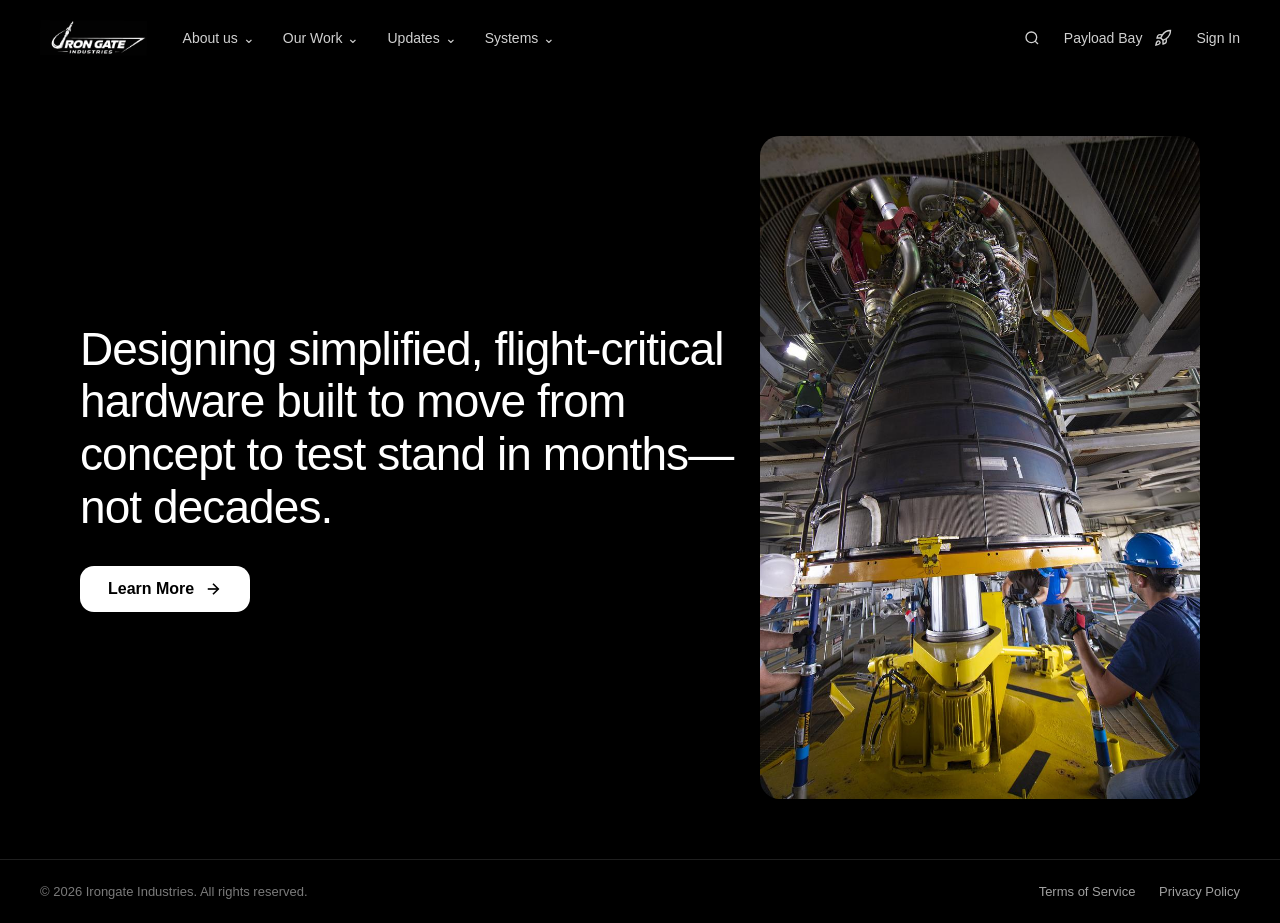
<file: index.html>
<!DOCTYPE html>
<html lang="en">
<head>
  <meta charset="UTF-8" />
  <meta name="viewport" content="width=device-width, initial-scale=1.0" />
  <title>Irongate Industries</title>
  <style>
    * {
      box-sizing: border-box;
      margin: 0;
      padding: 0;
    }

    body {
      background-color: #000000;
      color: #FFFFFF;
      font-family: -apple-system, BlinkMacSystemFont, "Segoe UI", Roboto, Helvetica, Arial, sans-serif;
      min-height: 100vh;
      display: flex;
      flex-direction: column;
      overflow-x: hidden;
    }

    /* --- Top Navigation Bar --- */
    header {
      position: relative;
      z-index: 10;
      display: flex;
      align-items: center;
      justify-content: space-between;
      padding: 20px 40px;
      font-size: 14px;
    }

    .nav-left {
      display: flex;
      align-items: center;
      gap: 36px;
    }

    .logo img {
      height: 36px;
      width: auto;
      display: block;
    }

    .nav-links {
      display: flex;
      align-items: center;
      gap: 28px;
    }

    .nav-links a {
      color: #D1D1D1;
      text-decoration: none;
      display: flex;
      align-items: center;
      gap: 5px;
      transition: color 0.2s;
    }

    .nav-links a:hover {
      color: #FFFFFF;
    }

    /* --- Dropdown Menu for "Systems" --- */
    .nav-dropdown {
      position: relative;
      display: inline-block;
    }

    .nav-dropdown-btn {
      background: none;
      border: none;
      color: #D1D1D1;
      font-family: inherit;
      font-size: 14px;
      cursor: pointer;
      display: flex;
      align-items: center;
      gap: 5px;
      padding: 4px 0;
      transition: color 0.2s;
    }

    .nav-dropdown-btn:hover,
    .nav-dropdown.open .nav-dropdown-btn {
      color: #FFFFFF;
    }

    .nav-dropdown-btn .chevron {
      transition: transform 0.2s ease;
      display: inline-block;
    }

    .nav-dropdown.open .chevron {
      transform: rotate(180deg);
    }

    .dropdown-menu {
      display: none;
      position: absolute;
      top: calc(100% + 12px);
      left: 0;
      min-width: 170px;
      background-color: #111111;
      border: 1px solid #2E2E2E;
      border-radius: 12px;
      padding: 6px;
      box-shadow: 0 12px 28px rgba(0, 0, 0, 0.75);
      z-index: 100;
      flex-direction: column;
      gap: 2px;
    }

    .nav-dropdown.open .dropdown-menu {
      display: flex;
    }

    .dropdown-menu a {
      color: #D1D1D1;
      text-decoration: none;
      padding: 10px 14px;
      border-radius: 8px;
      font-size: 14px;
      display: block;
      transition: background-color 0.15s, color 0.15s;
    }

    .dropdown-menu a:hover {
      background-color: #1F1F1F;
      color: #FFFFFF;
    }

    .nav-right {
      display: flex;
      align-items: center;
      gap: 24px;
    }

    .nav-right a,
    .icon-btn {
      color: #D1D1D1;
      text-decoration: none;
      background: none;
      border: none;
      cursor: pointer;
      display: flex;
      align-items: center;
      gap: 6px;
      font-size: 14px;
      transition: color 0.2s;
    }

    .nav-right a:hover,
    .icon-btn:hover {
      color: #FFFFFF;
    }

    /* --- Hero Section --- */
    .hero {
      position: relative;
      flex: 1;
      display: flex;
      align-items: center;
      padding: 60px 80px;
      max-width: 1400px;
      width: 100%;
      margin: 0 auto;
    }

    .hero-content {
      position: relative;
      z-index: 2;
      max-width: 680px;
      display: flex;
      flex-direction: column;
      align-items: flex-start;
      gap: 32px;
    }

    .hero-headline {
      font-size: 46px;
      font-weight: 500;
      line-height: 1.15;
      letter-spacing: -0.02em;
      color: #FFFFFF;
    }

    .btn-learn-more {
      display: inline-flex;
      align-items: center;
      gap: 10px;
      padding: 14px 28px;
      background-color: #FFFFFF;
      color: #000000;
      text-decoration: none;
      font-size: 16px;
      font-weight: 600;
      border-radius: 14px;
      transition: transform 0.15s ease, background-color 0.2s ease;
    }

    .btn-learn-more:hover {
      background-color: #E5E5E5;
      transform: translateY(-1px);
    }

    .hero-visual {
      flex: 1;
      display: flex;
      justify-content: flex-end;
      align-items: center;
    }

    .hero-visual img {
      max-width: 480px;
      width: 100%;
      height: auto;
      border-radius: 20px;
      object-fit: contain;
    }

    /* Subtle Footer */
    footer {
      padding: 24px 40px;
      border-top: 1px solid #1F1F1F;
      display: flex;
      justify-content: space-between;
      align-items: center;
      font-size: 13px;
      color: #7A7A7A;
    }

    footer a {
      color: #A0A0A0;
      text-decoration: none;
      margin-left: 20px;
    }

    footer a:hover {
      color: #FFFFFF;
    }

    /* --- Custom user menu --- */
    .user-menu { position: relative; }
    .user-btn {
      width: 34px; height: 34px;
      border-radius: 50%;
      background: #1F1F1F;
      border: 1px solid #3A3A3A;
      color: #D1D1D1;
      display: flex; align-items: center; justify-content: center;
      cursor: pointer;
      transition: border-color 0.2s, color 0.2s;
    }
    .user-btn:hover, .user-menu.open .user-btn { border-color: #777; color: #FFF; }
    .user-pop {
      display: none;
      position: absolute;
      right: 0;
      top: calc(100% + 12px);
      width: 290px;
      background: #111111;
      border: 1px solid #2E2E2E;
      border-radius: 14px;
      padding: 14px;
      box-shadow: 0 12px 28px rgba(0, 0, 0, 0.75);
      z-index: 100;
    }
    .user-menu.open .user-pop { display: block; }
    .user-name { font-size: 15px; font-weight: 600; color: #FFF; }
    .user-email { font-size: 13px; color: #9A9A9A; margin-top: 2px; word-break: break-all; }
    .user-divider { height: 1px; background: #2E2E2E; margin: 12px 0; }
    .user-label { font-size: 12px; color: #7A7A7A; margin-bottom: 6px; }
    .user-action {
      width: 100%;
      display: block;
      text-align: left;
      background: none;
      border: none;
      color: #D1D1D1;
      font-family: inherit;
      font-size: 14px;
      padding: 9px 10px;
      border-radius: 8px;
      cursor: pointer;
      transition: background-color 0.15s, color 0.15s;
    }
    .user-action:hover { background: #1F1F1F; color: #FFF; }
    .user-action.primary { background: #FFF; color: #000; font-weight: 600; text-align: center; }
    .user-action.primary:hover { background: #E5E5E5; color: #000; }
    .user-action small { display: block; color: #7A7A7A; font-size: 12px; }

    @media (max-width: 960px) {
      header {
        padding: 16px 20px;
      }
      .nav-links {
        display: none;
      }
      .hero {
        flex-direction: column;
        padding: 40px 24px;
        text-align: left;
      }
      .hero-headline {
        font-size: 32px;
      }
      footer {
        flex-direction: column;
        gap: 12px;
        padding: 20px;
      }
    }
  </style>
</head>
<body>

<!-- Top Navigation -->
<header>
  <div class="nav-left">
    <a href="/" class="logo">
      <img src="public/4b81e99c953d4e4f8fb34dd45ff89a4311.png" alt="Irongate Industries" />
    </a>

    <nav class="nav-links">
      <a href="#about">About us <span>&#8964;</span></a>
      <a href="#work">Our Work <span>&#8964;</span></a>
      <a href="#updates">Updates <span>&#8964;</span></a>

      <!-- Systems Dropdown -->
      <div class="nav-dropdown" id="systems-dropdown">
        <button type="button" class="nav-dropdown-btn" id="systems-btn" aria-expanded="false">
          Systems <span class="chevron">&#8964;</span>
        </button>
        <div class="dropdown-menu">
          <a href="/software">Software</a>
          <a href="/hardware">Hardware</a>
        </div>
      </div>
    </nav>
  </div>

  <div class="nav-right">
    <button class="icon-btn" aria-label="Search">
      <svg width="16" height="16" viewBox="0 0 24 24" fill="none" stroke="currentColor" stroke-width="2">
        <circle cx="11" cy="11" r="8"></circle>
        <line x1="21" y1="21" x2="16.65" y2="16.65"></line>
      </svg>
    </button>

    <a href="/payload">
      Payload Bay<span id="nav-bay-count"></span>
      <svg width="18" height="18" viewBox="0 0 24 24" fill="none" stroke="currentColor" stroke-width="1.8">
        <path d="M4.5 16.5c-1.5 1.26-2 5-2 5s3.74-.5 5-2c.71-.84.7-2.13-.09-2.91a2.18 2.18 0 0 0-2.91-.09z"/>
        <path d="m12 15-3-3a22 22 0 0 1 2-3.95A12.88 12.88 0 0 1 22 2c0 2.72-.78 7.5-6 11a22.35 22.35 0 0 1-4 2z"/>
        <path d="M9 12H4s.55-3.03 2-4c1.62-1.08 5 0 5 0"/>
        <path d="M12 15v5s3.03-.55 4-2c1.08-1.62 0-5 0-5"/>
      </svg>
    </a>

    <!-- Swaps between "Sign In" and the account menu -->
    <div id="auth-nav-slot">
      <a href="signin/index.html">Sign In</a>
    </div>
  </div>
</header>

<!-- Main Hero Section -->
<main class="hero">
  <div class="hero-content">
    <h1 class="hero-headline">
      Designing simplified, flight-critical hardware built to move from concept to test stand in months—not decades.
    </h1>

    <a href="#about" class="btn-learn-more">
      Learn More
      <svg width="18" height="18" viewBox="0 0 24 24" fill="none" stroke="currentColor" stroke-width="2.2">
        <line x1="5" y1="12" x2="19" y2="12"></line>
        <polyline points="12 5 19 12 12 19"></polyline>
      </svg>
    </a>
  </div>

  <div class="hero-visual">
    <img src="public/SSC-20211101-s00289~medium.png" alt="Flight-critical aerospace hardware" />
  </div>
</main>

<!-- Footer -->
<footer>
  <span>&copy; 2026 Irongate Industries. All rights reserved.</span>
  <div>
    <a href="terms.html">Terms of Service</a>
    <a href="privacy.html">Privacy Policy</a>
  </div>
</footer>

<!-- Clerk needs TWO scripts, both served from your Clerk Frontend API domain -->
<script
        defer
        crossorigin="anonymous"
        src="https://clerk.irongateindustries.com/npm/@clerk/ui@1/dist/ui.browser.js"
        type="text/javascript">
</script>
<script
        defer
        crossorigin="anonymous"
        data-clerk-publishable-key="pk_live_Y2xlcmsuaXJvbmdhdGVpbmR1c3RyaWVzLmNvbSQ"
        src="https://clerk.irongateindustries.com/npm/@clerk/clerk-js@6/dist/clerk.browser.js"
        type="text/javascript">
</script>

<script>
  // ---- Payload Bay badge ----
  function updatePayloadBadge() {
    try {
      const cart = JSON.parse(localStorage.getItem('irongate_payload_bay')) || [];
      const totalUnits = cart.reduce((sum, item) => sum + (item.qty || 1), 0);
      const badge = document.getElementById('nav-bay-count');
      if (badge) {
        badge.textContent = totalUnits > 0 ? ` (${totalUnits})` : '';
      }
    } catch (e) {
      // Ignore storage errors
    }
  }
  updatePayloadBadge();
  window.addEventListener('storage', updatePayloadBadge);

  // ---- Systems dropdown ----
  (function () {
    const systemsDropdown = document.getElementById('systems-dropdown');
    const systemsBtn = document.getElementById('systems-btn');
    if (!systemsBtn || !systemsDropdown) return;

    systemsBtn.addEventListener('click', (e) => {
      e.stopPropagation();
      const isOpen = systemsDropdown.classList.toggle('open');
      systemsBtn.setAttribute('aria-expanded', String(isOpen));
    });

    document.addEventListener('click', (e) => {
      if (!systemsDropdown.contains(e.target)) {
        systemsDropdown.classList.remove('open');
        systemsBtn.setAttribute('aria-expanded', 'false');
      }
    });
  })();

  // ---- Clerk: swap "Sign In" for the account menu when signed in ----
  window.addEventListener('load', async function () {
    // Wait up to 5s for Clerk to attach
    let tries = 0;
    while (!window.Clerk && tries < 50) {
      await new Promise((r) => setTimeout(r, 100));
      tries++;
    }
    if (!window.Clerk) return;

    try {
      await window.Clerk.load({ ui: { ClerkUI: window.__internal_ClerkUICtor } });
    } catch (err) {
      console.error('Clerk failed to load:', err);
      return;
    }

    const user = window.Clerk.user;
    if (!user) return; // not signed in: keep the plain "Sign In" link

    const email = (user.primaryEmailAddress && user.primaryEmailAddress.emailAddress) || '';
    const name = user.fullName || email;

    // ---- Remember accounts used on this browser (name + email only, never passwords) ----
    const KEY = 'irongate_known_accounts';
    const readKnown = () => { try { return JSON.parse(localStorage.getItem(KEY)) || []; } catch (e) { return []; } };
    const writeKnown = (list) => { try { localStorage.setItem(KEY, JSON.stringify(list.slice(0, 5))); } catch (e) {} };

    const others = readKnown().filter((a) => a.email && a.email !== email);
    writeKnown([{ email, name }, ...others]);

    // ---- Build the menu (textContent only, so names can't inject HTML) ----
    const el = (tag, cls, text) => {
      const node = document.createElement(tag);
      if (cls) node.className = cls;
      if (text) node.textContent = text;
      return node;
    };

    const menu = el('div', 'user-menu');

    const btn = el('button', 'user-btn');
    btn.type = 'button';
    btn.setAttribute('aria-label', 'Account menu');
    btn.innerHTML =
            '<svg width="18" height="18" viewBox="0 0 24 24" fill="none" stroke="currentColor" stroke-width="1.8">' +
            '<circle cx="12" cy="8" r="4"/><path d="M4 21c0-4.4 3.6-8 8-8s8 3.6 8 8"/></svg>';

    const pop = el('div', 'user-pop');
    pop.appendChild(el('div', 'user-name', name));
    pop.appendChild(el('div', 'user-email', email));
    pop.appendChild(el('div', 'user-divider'));

    // Sign out, then open the sign-in page (optionally prefilled with an email)
    async function switchTo(targetEmail) {
      const url = '/signin/index.html' + (targetEmail ? '?email=' + encodeURIComponent(targetEmail) : '');
      try {
        await window.Clerk.signOut({ redirectUrl: url });
      } catch (e) {
        window.location.href = url;
      }
    }

    // One-click switch to accounts used before on this browser
    if (others.length) {
      pop.appendChild(el('div', 'user-label', 'Recent accounts'));
      others.forEach((acct) => {
        const row = el('button', 'user-action');
        row.type = 'button';
        row.appendChild(document.createTextNode(acct.name || acct.email));
        row.appendChild(el('small', '', acct.email));
        row.addEventListener('click', () => switchTo(acct.email));
        pop.appendChild(row);
      });
      pop.appendChild(el('div', 'user-divider'));
    }

    const switchBtn = el('button', 'user-action primary', 'Switch account');
    switchBtn.type = 'button';
    switchBtn.addEventListener('click', () => switchTo(''));
    pop.appendChild(switchBtn);

    const outBtn = el('button', 'user-action', 'Sign out');
    outBtn.type = 'button';
    outBtn.style.marginTop = '6px';
    outBtn.addEventListener('click', async () => {
      try { await window.Clerk.signOut({ redirectUrl: '/' }); } catch (e) { window.location.href = '/'; }
    });
    pop.appendChild(outBtn);

    menu.appendChild(btn);
    menu.appendChild(pop);

    const slot = document.getElementById('auth-nav-slot');
    slot.textContent = '';
    slot.appendChild(menu);

    btn.addEventListener('click', (e) => {
      e.stopPropagation();
      menu.classList.toggle('open');
    });
    document.addEventListener('click', (e) => {
      if (!menu.contains(e.target)) menu.classList.remove('open');
    });
    document.addEventListener('keydown', (e) => {
      if (e.key === 'Escape') menu.classList.remove('open');
    });
  });
</script>

</body>
</html>
</file>
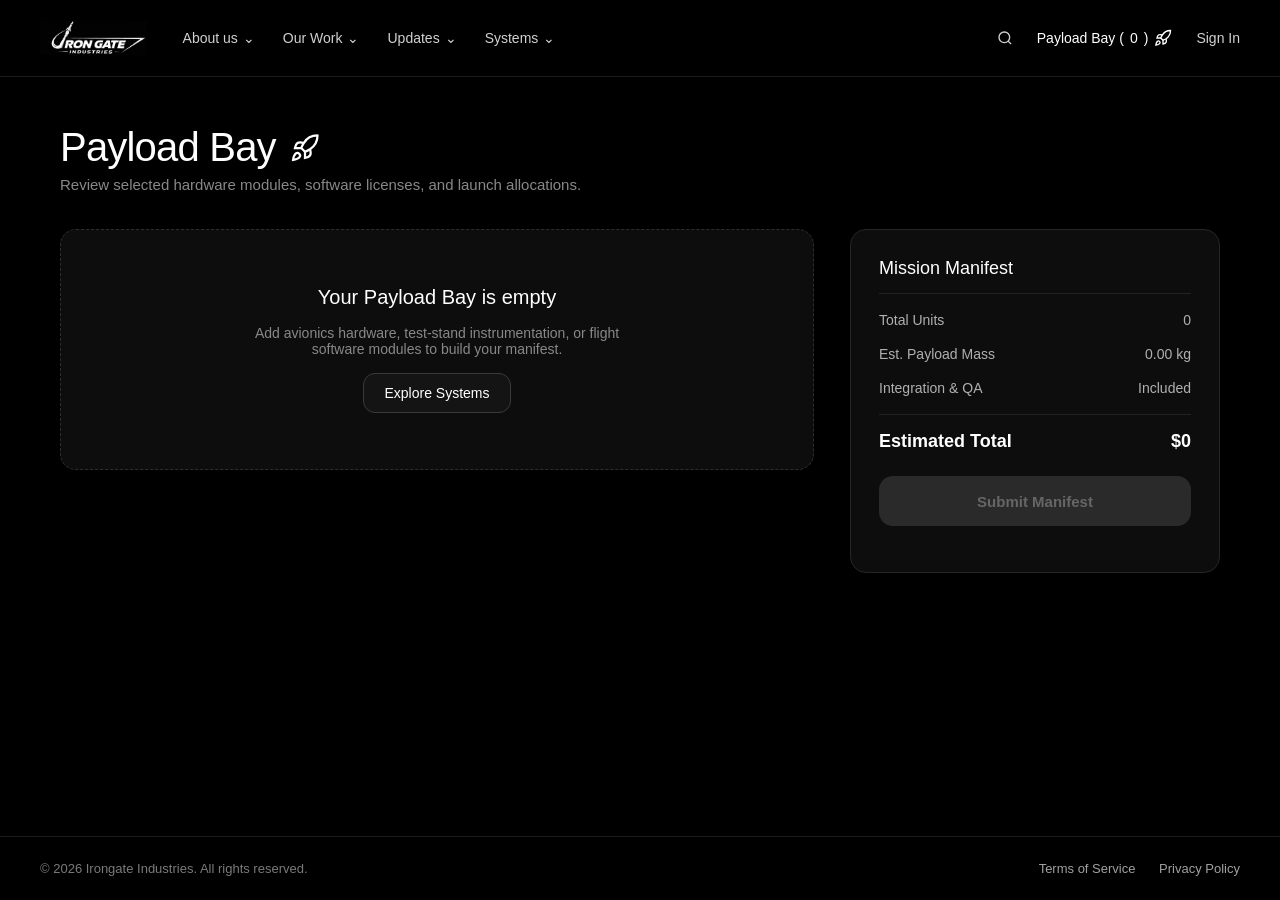
<file: payload/index.html>
<!DOCTYPE html>
<html lang="en">
<head>
    <meta charset="UTF-8" />
    <meta name="viewport" content="width=device-width, initial-scale=1.0" />
    <title>Payload Bay | Irongate Industries</title>
    <style>
        * {
            box-sizing: border-box;
            margin: 0;
            padding: 0;
        }

        body {
            background-color: #000000;
            color: #FFFFFF;
            font-family: -apple-system, BlinkMacSystemFont, "Segoe UI", Roboto, Helvetica, Arial, sans-serif;
            min-height: 100vh;
            display: flex;
            flex-direction: column;
        }

        /* --- Top Navigation Bar --- */
        header {
            display: flex;
            align-items: center;
            justify-content: space-between;
            padding: 20px 40px;
            font-size: 14px;
            border-bottom: 1px solid #1C1C1C;
        }

        .nav-left {
            display: flex;
            align-items: center;
            gap: 36px;
        }

        .logo img {
            height: 36px;
            width: auto;
            display: block;
        }

        .nav-links {
            display: flex;
            align-items: center;
            gap: 28px;
        }

        .nav-links a {
            color: #D1D1D1;
            text-decoration: none;
            display: flex;
            align-items: center;
            gap: 5px;
            transition: color 0.2s;
        }

        .nav-links a:hover {
            color: #FFFFFF;
        }

        /* --- Dropdown Menu for "Systems" --- */
        .nav-dropdown {
            position: relative;
            display: inline-block;
        }

        .nav-dropdown-btn {
            background: none;
            border: none;
            color: #D1D1D1;
            font-family: inherit;
            font-size: 14px;
            cursor: pointer;
            display: flex;
            align-items: center;
            gap: 5px;
            padding: 4px 0;
            transition: color 0.2s;
        }

        .nav-dropdown-btn:hover,
        .nav-dropdown.open .nav-dropdown-btn {
            color: #FFFFFF;
        }

        .nav-dropdown-btn .chevron {
            transition: transform 0.2s ease;
            display: inline-block;
        }

        .nav-dropdown.open .chevron {
            transform: rotate(180deg);
        }

        .dropdown-menu {
            display: none;
            position: absolute;
            top: calc(100% + 12px);
            left: 0;
            min-width: 170px;
            background-color: #111111;
            border: 1px solid #2E2E2E;
            border-radius: 12px;
            padding: 6px;
            box-shadow: 0 12px 28px rgba(0, 0, 0, 0.75);
            z-index: 100;
            flex-direction: column;
            gap: 2px;
        }

        .nav-dropdown.open .dropdown-menu {
            display: flex;
        }

        .dropdown-menu a {
            color: #D1D1D1;
            text-decoration: none;
            padding: 10px 14px;
            border-radius: 8px;
            font-size: 14px;
            display: block;
            transition: background-color 0.15s, color 0.15s;
        }

        .dropdown-menu a:hover {
            background-color: #1F1F1F;
            color: #FFFFFF;
        }

        .nav-right {
            display: flex;
            align-items: center;
            gap: 24px;
        }

        .nav-right a,
        .icon-btn {
            color: #D1D1D1;
            text-decoration: none;
            background: none;
            border: none;
            cursor: pointer;
            display: flex;
            align-items: center;
            gap: 6px;
            font-size: 14px;
            transition: color 0.2s;
        }

        .nav-right a:hover,
        .icon-btn:hover,
        .nav-right a.active {
            color: #FFFFFF;
        }

        /* --- Custom user menu --- */
        .user-menu { position: relative; }
        .user-btn {
            width: 34px; height: 34px;
            border-radius: 50%;
            background: #1F1F1F;
            border: 1px solid #3A3A3A;
            color: #D1D1D1;
            display: flex; align-items: center; justify-content: center;
            cursor: pointer;
            transition: border-color 0.2s, color 0.2s;
        }
        .user-btn:hover, .user-menu.open .user-btn { border-color: #777; color: #FFF; }
        .user-pop {
            display: none;
            position: absolute;
            right: 0;
            top: calc(100% + 12px);
            width: 290px;
            background: #111111;
            border: 1px solid #2E2E2E;
            border-radius: 14px;
            padding: 14px;
            box-shadow: 0 12px 28px rgba(0, 0, 0, 0.75);
            z-index: 100;
        }
        .user-menu.open .user-pop { display: block; }
        .user-name { font-size: 15px; font-weight: 600; color: #FFF; }
        .user-email { font-size: 13px; color: #9A9A9A; margin-top: 2px; word-break: break-all; }
        .user-divider { height: 1px; background: #2E2E2E; margin: 12px 0; }
        .user-label { font-size: 12px; color: #7A7A7A; margin-bottom: 6px; }
        .user-action {
            width: 100%;
            display: block;
            text-align: left;
            background: none;
            border: none;
            color: #D1D1D1;
            font-family: inherit;
            font-size: 14px;
            padding: 9px 10px;
            border-radius: 8px;
            cursor: pointer;
            transition: background-color 0.15s, color 0.15s;
        }
        .user-action:hover { background: #1F1F1F; color: #FFF; }
        .user-action.primary { background: #FFF; color: #000; font-weight: 600; text-align: center; }
        .user-action.primary:hover { background: #E5E5E5; color: #000; }
        .user-action small { display: block; color: #7A7A7A; font-size: 12px; }

        /* --- Main Container --- */
        main {
            flex: 1;
            max-width: 1240px;
            width: 100%;
            margin: 0 auto;
            padding: 48px 40px 80px;
        }

        .page-header {
            display: flex;
            align-items: flex-end;
            justify-content: space-between;
            margin-bottom: 36px;
            gap: 20px;
            flex-wrap: wrap;
        }

        .page-title-group h1 {
            font-size: 40px;
            font-weight: 500;
            letter-spacing: -0.02em;
            display: flex;
            align-items: center;
            gap: 14px;
        }

        .page-subtitle {
            color: #888888;
            font-size: 15px;
            margin-top: 6px;
        }

        /* Sign-In Prompt Banner (Hidden automatically when user is logged in) */
        #guest-banner {
            display: none;
            align-items: center;
            justify-content: space-between;
            gap: 16px;
            background-color: #121212;
            border: 1px solid #2E2E2E;
            border-radius: 14px;
            padding: 16px 22px;
            margin-bottom: 28px;
            flex-wrap: wrap;
        }

        #guest-banner p {
            font-size: 14px;
            color: #D1D1D1;
        }

        #guest-banner a {
            padding: 9px 18px;
            background-color: #FFFFFF;
            color: #000000;
            text-decoration: none;
            font-size: 13px;
            font-weight: 600;
            border-radius: 10px;
        }

        /* --- Two-Column Cart Layout --- */
        .bay-layout {
            display: grid;
            grid-template-columns: 1fr 370px;
            gap: 36px;
            align-items: start;
        }

        /* Left Column: Payload Items */
        .payload-list {
            display: flex;
            flex-direction: column;
            gap: 16px;
        }

        .payload-item {
            background-color: #0D0D0D;
            border: 1px solid #262626;
            border-radius: 16px;
            padding: 22px 24px;
            display: flex;
            align-items: center;
            justify-content: space-between;
            gap: 20px;
            transition: border-color 0.2s;
        }

        .payload-item:hover {
            border-color: #3E3E3E;
        }

        .item-info {
            display: flex;
            flex-direction: column;
            gap: 6px;
        }

        .item-tag {
            font-size: 11px;
            text-transform: uppercase;
            letter-spacing: 0.08em;
            color: #888888;
        }

        .item-name {
            font-size: 18px;
            font-weight: 500;
            color: #FFFFFF;
        }

        .item-specs {
            font-size: 13px;
            color: #9A9A9A;
        }

        .item-controls {
            display: flex;
            align-items: center;
            gap: 20px;
        }

        .qty-box {
            display: flex;
            align-items: center;
            background-color: #161616;
            border: 1px solid #333333;
            border-radius: 10px;
            overflow: hidden;
        }

        .qty-btn {
            background: none;
            border: none;
            color: #FFFFFF;
            width: 32px;
            height: 32px;
            font-size: 16px;
            cursor: pointer;
            transition: background-color 0.15s;
        }

        .qty-btn:hover {
            background-color: #262626;
        }

        .qty-value {
            padding: 0 10px;
            font-size: 14px;
            font-weight: 500;
            min-width: 28px;
            text-align: center;
        }

        .item-price {
            font-size: 16px;
            font-weight: 500;
            min-width: 85px;
            text-align: right;
        }

        .remove-btn {
            background: none;
            border: none;
            color: #666666;
            cursor: pointer;
            padding: 6px;
            transition: color 0.15s;
        }

        .remove-btn:hover {
            color: #F87171;
        }

        /* Empty Bay State */
        .empty-bay {
            background-color: #0D0D0D;
            border: 1px dashed #2E2E2E;
            border-radius: 16px;
            padding: 56px 24px;
            text-align: center;
            display: flex;
            flex-direction: column;
            align-items: center;
            gap: 16px;
        }

        .empty-bay h2 {
            font-size: 20px;
            font-weight: 500;
        }

        .empty-bay p {
            color: #888888;
            font-size: 14px;
            max-width: 380px;
        }

        .btn-outline {
            padding: 11px 20px;
            border: 1px solid #3A3A3A;
            border-radius: 12px;
            background-color: #141414;
            color: #FFFFFF;
            text-decoration: none;
            font-size: 14px;
            cursor: pointer;
            transition: border-color 0.2s, background-color 0.2s;
        }

        .btn-outline:hover {
            border-color: #666666;
            background-color: #1F1F1F;
        }

        /* Right Column: Mission Manifest / Order Summary */
        .manifest-card {
            background-color: #0D0D0D;
            border: 1px solid #262626;
            border-radius: 16px;
            padding: 28px;
            display: flex;
            flex-direction: column;
            gap: 18px;
            position: sticky;
            top: 24px;
        }

        .manifest-card h2 {
            font-size: 18px;
            font-weight: 500;
            padding-bottom: 14px;
            border-bottom: 1px solid #222222;
        }

        .manifest-row {
            display: flex;
            justify-content: space-between;
            font-size: 14px;
            color: #B0B0B0;
        }

        .manifest-total {
            display: flex;
            justify-content: space-between;
            font-size: 18px;
            font-weight: 600;
            color: #FFFFFF;
            padding-top: 16px;
            border-top: 1px solid #222222;
        }

        .btn-checkout {
            width: 100%;
            height: 50px;
            border-radius: 14px;
            border: none;
            background-color: #FFFFFF;
            color: #000000;
            font-size: 15px;
            font-weight: 600;
            cursor: pointer;
            transition: background-color 0.2s, transform 0.1s;
            margin-top: 6px;
        }

        .btn-checkout:hover {
            background-color: #E5E5E5;
        }

        .btn-checkout:active {
            transform: scale(0.99);
        }

        .btn-checkout:disabled {
            background-color: #2A2A2A;
            color: #666666;
            cursor: not-allowed;
        }

        #checkout-feedback {
            font-size: 13px;
            color: #A3E635;
            text-align: center;
            line-height: 1.4;
        }

        /* Footer */
        footer {
            padding: 24px 40px;
            border-top: 1px solid #1C1C1C;
            display: flex;
            justify-content: space-between;
            align-items: center;
            font-size: 13px;
            color: #7A7A7A;
        }

        footer a {
            color: #A0A0A0;
            text-decoration: none;
            margin-left: 20px;
        }

        footer a:hover {
            color: #FFFFFF;
        }

        @media (max-width: 960px) {
            header {
                padding: 16px 20px;
            }
            .nav-links {
                display: none;
            }
            main {
                padding: 32px 20px;
            }
            .bay-layout {
                grid-template-columns: 1fr;
            }
            .payload-item {
                flex-direction: column;
                align-items: flex-start;
            }
            .item-controls {
                width: 100%;
                justify-content: space-between;
            }
            footer {
                flex-direction: column;
                gap: 12px;
            }
        }
    </style>
</head>
<body>

<!-- Top Navigation -->
<header>
    <div class="nav-left">
        <a href="/" class="logo">
            <img src="4b81e99c953d4e4f8fb34dd45ff89a4311.png" alt="Irongate Industries" />
        </a>

        <nav class="nav-links">
            <a href="/#about">About us <span>⌄</span></a>
            <a href="/#work">Our Work <span>⌄</span></a>
            <a href="/#updates">Updates <span>⌄</span></a>

            <!-- Systems Dropdown -->
            <div class="nav-dropdown" id="systems-dropdown">
                <button type="button" class="nav-dropdown-btn" id="systems-btn" aria-expanded="false">
                    Systems <span class="chevron">⌄</span>
                </button>
                <div class="dropdown-menu">
                    <a href="/software">Software</a>
                    <a href="/hardware">Hardware</a>
                </div>
            </div>
        </nav>
    </div>

    <div class="nav-right">
        <button class="icon-btn" aria-label="Search">
            <svg width="16" height="16" viewBox="0 0 24 24" fill="none" stroke="currentColor" stroke-width="2">
                <circle cx="11" cy="11" r="8"></circle>
                <line x1="21" y1="21" x2="16.65" y2="16.65"></line>
            </svg>
        </button>

        <a href="/payload" class="active">
            Payload Bay (<span id="nav-bay-count">0</span>)
            <svg width="18" height="18" viewBox="0 0 24 24" fill="none" stroke="currentColor" stroke-width="1.8">
                <path d="M4.5 16.5c-1.5 1.26-2 5-2 5s3.74-.5 5-2c.71-.84.7-2.13-.09-2.91a2.18 2.18 0 0 0-2.91-.09z"/>
                <path d="m12 15-3-3a22 22 0 0 1 2-3.95A12.88 12.88 0 0 1 22 2c0 2.72-.78 7.5-6 11a22.35 22.35 0 0 1-4 2z"/>
                <path d="M9 12H4s.55-3.03 2-4c1.62-1.08 5 0 5 0"/>
                <path d="M12 15v5s3.03-.55 4-2c1.08-1.62 0-5 0-5"/>
            </svg>
        </a>

        <!-- Swaps automatically between "Sign In" and the account menu -->
        <div id="auth-nav-slot">
            <a href="/signin">Sign In</a>
        </div>
    </div>
</header>


<!-- Main Payload Bay Content -->
<main>
    <div class="page-header">
        <div class="page-title-group">
            <h1>
                Payload Bay
                <svg width="30" height="30" viewBox="0 0 24 24" fill="none" stroke="currentColor" stroke-width="1.8">
                    <path d="M4.5 16.5c-1.5 1.26-2 5-2 5s3.74-.5 5-2c.71-.84.7-2.13-.09-2.91a2.18 2.18 0 0 0-2.91-.09z"/>
                    <path d="m12 15-3-3a22 22 0 0 1 2-3.95A12.88 12.88 0 0 1 22 2c0 2.72-.78 7.5-6 11a22.35 22.35 0 0 1-4 2z"/>
                    <path d="M9 12H4s.55-3.03 2-4c1.62-1.08 5 0 5 0"/>
                    <path d="M12 15v5s3.03-.55 4-2c1.08-1.62 0-5 0-5"/>
                </svg>
            </h1>
            <p class="page-subtitle" id="operator-greeting">Review selected hardware modules, software licenses, and launch allocations.</p>
        </div>

    </div>

    <!-- Sign-In Banner for Guests -->
    <div id="guest-banner">
        <p>Sign in with your Irongate account to save your Payload Bay manifest and request engineering quotes.</p>
        <a href="/signin">Sign In</a>
    </div>

    <!-- Two-Column Cart Layout -->
    <div class="bay-layout">
        <!-- Left Column: Payload Items -->
        <section class="payload-list" id="payload-items-container"></section>

        <!-- Right Column: Mission Manifest / Summary -->
        <aside class="manifest-card">
            <h2>Mission Manifest</h2>

            <div class="manifest-row">
                <span>Total Units</span>
                <span id="summary-units">0</span>
            </div>

            <div class="manifest-row">
                <span>Est. Payload Mass</span>
                <span id="summary-mass">0.0 kg</span>
            </div>

            <div class="manifest-row">
                <span>Integration & QA</span>
                <span>Included</span>
            </div>

            <div class="manifest-total">
                <span>Estimated Total</span>
                <span id="summary-total">$0</span>
            </div>

            <button type="button" id="checkout-btn" class="btn-checkout">
                Submit Manifest
            </button>

            <p id="checkout-feedback"></p>
        </aside>
    </div>
</main>

<!-- Footer -->
<footer>
    <span>&copy; 2026 Irongate Industries. All rights reserved.</span>
    <div>
        <a href="/terms.html">Terms of Service</a>
        <a href="/privacy.html">Privacy Policy</a>
    </div>
</footer>

<!-- Clerk needs TWO scripts, both served from your Clerk Frontend API domain -->
<script
        defer
        crossorigin="anonymous"
        src="https://clerk.irongateindustries.com/npm/@clerk/ui@1/dist/ui.browser.js"
        type="text/javascript">
</script>
<script
        defer
        crossorigin="anonymous"
        data-clerk-publishable-key="pk_live_Y2xlcmsuaXJvbmdhdGVpbmR1c3RyaWVzLmNvbSQ"
        src="https://clerk.irongateindustries.com/npm/@clerk/clerk-js@6/dist/clerk.browser.js"
        type="text/javascript">
</script>

<script>
    // --- Cart / Payload Bay State (Saved in localStorage) ---
    const STORAGE_KEY = 'irongate_payload_bay';

    const SAMPLE_ITEMS = [
        {
            id: 'ig-fc-01',
            category: 'Avionics',
            name: 'Flight Computer Core v1',
            specs: 'Triple-redundant IMU • Radiation-tolerant • 0.85 kg',
            massKg: 0.85,
            price: 4200,
            qty: 1
        },
        {
            id: 'ig-da-04',
            category: 'Test Stand',
            name: 'High-Speed DAQ Telemetry Node',
            specs: '64-Channel Pressure/Temp • 10 kHz sampling • 1.4 kg',
            massKg: 1.4,
            price: 1850,
            qty: 1
        },
        {
            id: 'ig-sw-pro',
            category: 'Software',
            name: 'Irongate Mission Control Suite',
            specs: 'Real-time test stand telemetry & HIL simulation license',
            massKg: 0,
            price: 600,
            qty: 1
        }
    ];

    function getCart() {
        try {
            return JSON.parse(localStorage.getItem(STORAGE_KEY)) || [];
        } catch {
            return [];
        }
    }

    function saveCart(items) {
        localStorage.setItem(STORAGE_KEY, JSON.stringify(items));
        renderBay();
    }

    function updateQty(id, delta) {
        const cart = getCart();
        const index = cart.findIndex((item) => item.id === id);
        if (index === -1) return;

        cart[index].qty += delta;
        if (cart[index].qty <= 0) {
            cart.splice(index, 1);
        }
        saveCart(cart);
    }

    function removeItem(id) {
        const cart = getCart().filter((item) => item.id !== id);
        saveCart(cart);
    }

    function renderBay() {
        const cart = getCart();
        const container = document.getElementById('payload-items-container');
        const checkoutBtn = document.getElementById('checkout-btn');

        let totalUnits = 0;
        let totalMass = 0;
        let totalPrice = 0;

        cart.forEach((item) => {
            totalUnits += item.qty;
            totalMass += item.massKg * item.qty;
            totalPrice += item.price * item.qty;
        });

        document.getElementById('nav-bay-count').textContent = totalUnits;
        document.getElementById('summary-units').textContent = totalUnits;
        document.getElementById('summary-mass').textContent = totalMass.toFixed(2) + ' kg';
        document.getElementById('summary-total').textContent = '$' + totalPrice.toLocaleString();

        if (cart.length === 0) {
            checkoutBtn.disabled = true;
            container.innerHTML = `
          <div class="empty-bay">
            <h2>Your Payload Bay is empty</h2>
            <p>Add avionics hardware, test-stand instrumentation, or flight software modules to build your manifest.</p>
            <a href="/" class="btn-outline">Explore Systems</a>
          </div>
        `;
            return;
        }

        checkoutBtn.disabled = false;
        container.innerHTML = cart.map((item) => `
        <div class="payload-item">
          <div class="item-info">
            <span class="item-tag">${item.category}</span>
            <span class="item-name">${item.name}</span>
            <span class="item-specs">${item.specs}</span>
          </div>

          <div class="item-controls">
            <div class="qty-box">
              <button type="button" class="qty-btn" onclick="updateQty('${item.id}', -1)">&minus;</button>
              <span class="qty-value">${item.qty}</span>
              <button type="button" class="qty-btn" onclick="updateQty('${item.id}', 1)">+</button>
            </div>

            <span class="item-price">$${(item.price * item.qty).toLocaleString()}</span>

            <button type="button" class="remove-btn" title="Remove item" onclick="removeItem('${item.id}')">
              <svg width="18" height="18" viewBox="0 0 24 24" fill="none" stroke="currentColor" stroke-width="2">
                <polyline points="3 6 5 6 21 6"></polyline>
                <path d="M19 6l-1 14a2 2 0 0 1-2 2H8a2 2 0 0 1-2-2L5 6"></path>
                <path d="M10 11v6"></path>
                <path d="M14 11v6"></path>
              </svg>
            </button>
          </div>
        </div>
      `).join('');
    }

    // Submit Manifest button
    document.getElementById('checkout-btn').addEventListener('click', () => {
        const feedback = document.getElementById('checkout-feedback');
        if (!window.Clerk || !window.Clerk.user) {
            window.location.href = '/signin';
            return;
        }
        const userEmail = window.Clerk.user.primaryEmailAddress?.emailAddress || 'your account';
        feedback.textContent = 'Manifest logged for ' + userEmail + '. Our engineering team will review your allocation.';
    });

    // Initial render
    renderBay();
</script>

<script>
    // --- Clerk: swap "Sign In" for the account menu when signed in ---
    window.addEventListener('load', async function () {
        // Wait up to 5s for Clerk to attach
        let tries = 0;
        while (!window.Clerk && tries < 50) {
            await new Promise((r) => setTimeout(r, 100));
            tries++;
        }
        if (!window.Clerk) {
            document.getElementById('guest-banner').style.display = 'flex';
            return;
        }

        try {
            await window.Clerk.load({ ui: { ClerkUI: window.__internal_ClerkUICtor } });
        } catch (err) {
            console.error('Clerk failed to load:', err);
            document.getElementById('guest-banner').style.display = 'flex';
            return;
        }

        const user = window.Clerk.user;
        if (!user) {
            document.getElementById('guest-banner').style.display = 'flex';
            return; // keep the plain "Sign In" link
        }

        const email = (user.primaryEmailAddress && user.primaryEmailAddress.emailAddress) || '';
        const name = user.fullName || email;

        // Greeting
        document.getElementById('operator-greeting').textContent =
            'Welcome back, ' + (user.firstName || 'Operator') + '. Manage your mission hardware and software allocations.';

        // ---- Remember accounts used on this browser (name + email only, never passwords) ----
        const KEY = 'irongate_known_accounts';
        const readKnown = () => { try { return JSON.parse(localStorage.getItem(KEY)) || []; } catch (e) { return []; } };
        const writeKnown = (list) => { try { localStorage.setItem(KEY, JSON.stringify(list.slice(0, 5))); } catch (e) {} };

        const others = readKnown().filter((a) => a.email && a.email !== email);
        writeKnown([{ email, name }, ...others]);

        // ---- Build the menu (textContent only, so names can't inject HTML) ----
        const el = (tag, cls, text) => {
            const node = document.createElement(tag);
            if (cls) node.className = cls;
            if (text) node.textContent = text;
            return node;
        };

        const menu = el('div', 'user-menu');

        const btn = el('button', 'user-btn');
        btn.type = 'button';
        btn.setAttribute('aria-label', 'Account menu');
        btn.innerHTML =
            '<svg width="18" height="18" viewBox="0 0 24 24" fill="none" stroke="currentColor" stroke-width="1.8">' +
            '<circle cx="12" cy="8" r="4"/><path d="M4 21c0-4.4 3.6-8 8-8s8 3.6 8 8"/></svg>';

        const pop = el('div', 'user-pop');
        pop.appendChild(el('div', 'user-name', name));
        pop.appendChild(el('div', 'user-email', email));
        pop.appendChild(el('div', 'user-divider'));

        // Sign out, then open the sign-in page (optionally prefilled with an email)
        async function switchTo(targetEmail) {
            const url = '/signin/index.html' + (targetEmail ? '?email=' + encodeURIComponent(targetEmail) : '');
            try {
                await window.Clerk.signOut({ redirectUrl: url });
            } catch (e) {
                window.location.href = url;
            }
        }

        // One-click switch to accounts used before on this browser
        if (others.length) {
            pop.appendChild(el('div', 'user-label', 'Recent accounts'));
            others.forEach((acct) => {
                const row = el('button', 'user-action');
                row.type = 'button';
                row.appendChild(document.createTextNode(acct.name || acct.email));
                row.appendChild(el('small', '', acct.email));
                row.addEventListener('click', () => switchTo(acct.email));
                pop.appendChild(row);
            });
            pop.appendChild(el('div', 'user-divider'));
        }

        const switchBtn = el('button', 'user-action primary', 'Switch account');
        switchBtn.type = 'button';
        switchBtn.addEventListener('click', () => switchTo(''));
        pop.appendChild(switchBtn);

        const outBtn = el('button', 'user-action', 'Sign out');
        outBtn.type = 'button';
        outBtn.style.marginTop = '6px';
        outBtn.addEventListener('click', async () => {
            try { await window.Clerk.signOut({ redirectUrl: '/' }); } catch (e) { window.location.href = '/'; }
        });
        pop.appendChild(outBtn);

        menu.appendChild(btn);
        menu.appendChild(pop);

        const slot = document.getElementById('auth-nav-slot');
        slot.textContent = '';
        slot.appendChild(menu);

        btn.addEventListener('click', (e) => {
            e.stopPropagation();
            menu.classList.toggle('open');
        });
        document.addEventListener('click', (e) => {
            if (!menu.contains(e.target)) menu.classList.remove('open');
        });
        document.addEventListener('keydown', (e) => {
            if (e.key === 'Escape') menu.classList.remove('open');
        });
    });
</script>

<script>
    const systemsDropdown = document.getElementById('systems-dropdown');
    const systemsBtn = document.getElementById('systems-btn');

    if (systemsBtn && systemsDropdown) {
        systemsBtn.addEventListener('click', (e) => {
            e.stopPropagation();
            const isOpen = systemsDropdown.classList.toggle('open');
            systemsBtn.setAttribute('aria-expanded', String(isOpen));
        });

        // Close the dropdown when clicking anywhere else on the page
        document.addEventListener('click', (e) => {
            if (!systemsDropdown.contains(e.target)) {
                systemsDropdown.classList.remove('open');
                systemsBtn.setAttribute('aria-expanded', 'false');
            }
        });
    }
</script>

</body>
</html>
</file>
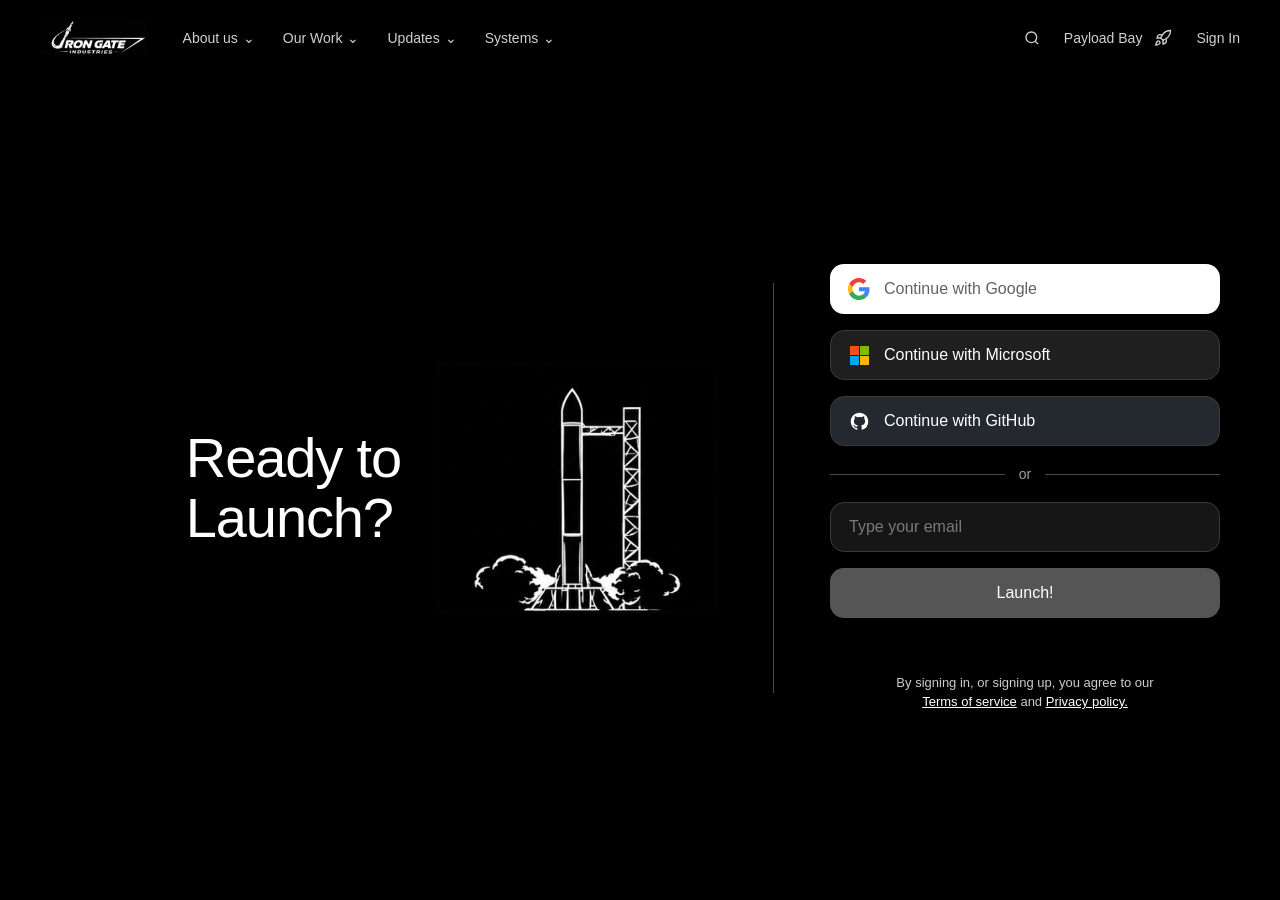
<file: signin/index.html>
<!DOCTYPE html>
<html lang="en">
<head>
  <meta charset="UTF-8" />
  <meta name="viewport" content="width=device-width, initial-scale=1.0" />
  <title>Sign In | Iron Gate Industries</title>
  <style>
    * { box-sizing: border-box; margin: 0; padding: 0; }

    body {
      background-color: #000000;
      color: #FFFFFF;
      font-family: -apple-system, BlinkMacSystemFont, "Segoe UI", Roboto, Helvetica, Arial, sans-serif;
      min-height: 100vh;
      display: flex;
      flex-direction: column;
    }

    /* --- Top Navigation Bar --- */
    header {
      display: flex;
      align-items: center;
      justify-content: space-between;
      padding: 20px 40px;
      font-size: 14px;
    }
    .nav-left { display: flex; align-items: center; gap: 36px; }
    .logo img { height: 36px; width: auto; display: block; }
    .nav-links { display: flex; align-items: center; gap: 28px; }
    .nav-links a {
      color: #D1D1D1;
      text-decoration: none;
      display: flex;
      align-items: center;
      gap: 5px;
      transition: color 0.2s;
    }
    .nav-links a:hover { color: #FFFFFF; }

    /* --- Dropdown Menu for "Systems" --- */
    .nav-dropdown { position: relative; display: inline-block; }
    .nav-dropdown-btn {
      background: none;
      border: none;
      color: #D1D1D1;
      font-family: inherit;
      font-size: 14px;
      cursor: pointer;
      display: flex;
      align-items: center;
      gap: 5px;
      padding: 4px 0;
      transition: color 0.2s;
    }
    .nav-dropdown-btn:hover,
    .nav-dropdown.open .nav-dropdown-btn { color: #FFFFFF; }
    .nav-dropdown-btn .chevron { transition: transform 0.2s ease; display: inline-block; }
    .nav-dropdown.open .chevron { transform: rotate(180deg); }
    .dropdown-menu {
      display: none;
      position: absolute;
      top: calc(100% + 12px);
      left: 0;
      min-width: 170px;
      background-color: #111111;
      border: 1px solid #2E2E2E;
      border-radius: 12px;
      padding: 6px;
      box-shadow: 0 12px 28px rgba(0, 0, 0, 0.75);
      z-index: 100;
      flex-direction: column;
      gap: 2px;
    }
    .nav-dropdown.open .dropdown-menu { display: flex; }
    .dropdown-menu a {
      color: #D1D1D1;
      text-decoration: none;
      padding: 10px 14px;
      border-radius: 8px;
      font-size: 14px;
      display: block;
      transition: background-color 0.15s, color 0.15s;
    }
    .dropdown-menu a:hover { background-color: #1F1F1F; color: #FFFFFF; }

    .nav-right { display: flex; align-items: center; gap: 24px; }
    .nav-right a,
    .icon-btn {
      color: #D1D1D1;
      text-decoration: none;
      background: none;
      border: none;
      cursor: pointer;
      display: flex;
      align-items: center;
      gap: 6px;
      font-size: 14px;
      transition: color 0.2s;
    }
    .nav-right a:hover,
    .icon-btn:hover { color: #FFFFFF; }

    /* --- Main Split Layout --- */
    main {
      flex: 1;
      display: flex;
      align-items: center;
      justify-content: center;
      padding: 40px 60px;
      max-width: 1280px;
      width: 100%;
      margin: 0 auto;
      gap: 56px;
    }
    .hero-section {
      display: flex;
      align-items: center;
      gap: 36px;
      flex: 1;
      justify-content: flex-end;
    }
    .hero-title {
      font-size: 56px;
      font-weight: 500;
      line-height: 1.08;
      letter-spacing: -0.02em;
      white-space: nowrap;
    }
    .rocket-art { width: 280px; height: auto; display: block; flex-shrink: 0; }
    .vertical-divider { width: 1px; height: 410px; background-color: #4A4A4A; flex-shrink: 0; }

    /* Right Auth Form Column */
    .auth-section {
      width: 100%;
      max-width: 390px;
      display: flex;
      flex-direction: column;
      gap: 16px;
    }
    .auth-btn {
      width: 100%;
      height: 50px;
      border-radius: 14px;
      font-size: 16px;
      font-weight: 500;
      display: flex;
      align-items: center;
      padding: 0 18px;
      cursor: pointer;
      transition: transform 0.1s ease, background-color 0.2s ease, border-color 0.2s ease;
    }
    .auth-btn:active { transform: scale(0.99); }
    .auth-btn:disabled { opacity: 0.6; cursor: not-allowed; }

    .btn-google { background-color: #FFFFFF; color: #5F6368; border: none; gap: 14px; }
    .btn-google:hover { background-color: #F1F3F4; }
    .btn-microsoft { background-color: #1F1F1F; color: #FFFFFF; border: 1px solid #3A3A3A; gap: 14px; }
    .btn-microsoft:hover { background-color: #2B2B2B; border-color: #555555; }
    .btn-github { background-color: #24292F; color: #FFFFFF; border: 1px solid #3A3A3A; gap: 14px; }
    .btn-github:hover { background-color: #32383F; border-color: #555555; }

    .or-divider {
      display: flex;
      align-items: center;
      gap: 14px;
      color: #A0A0A0;
      font-size: 14px;
      margin: 4px 0;
    }
    .or-divider::before,
    .or-divider::after { content: ""; flex: 1; height: 1px; background-color: #4A4A4A; }

    #email-form { display: flex; flex-direction: column; gap: 16px; }
    #email-input {
      width: 100%;
      height: 50px;
      background-color: #161616;
      border: 1px solid #3A3A3A;
      border-radius: 14px;
      padding: 0 18px;
      color: #FFFFFF;
      font-size: 16px;
      outline: none;
      transition: border-color 0.2s ease;
    }
    #email-input::placeholder { color: #7A7A7A; opacity: 1; }
    #email-input:focus { border-color: #FFFFFF; }

    .btn-launch { background-color: #555555; color: #FFFFFF; border: none; justify-content: center; font-weight: 500; }
    .btn-launch:hover:not(:disabled) { background-color: #686868; }

    #auth-status { font-size: 13px; color: #A3E635; text-align: center; min-height: 18px; }
    #auth-status.error { color: #F87171; }

    .legal-text { font-size: 13px; color: #CCCCCC; text-align: center; line-height: 1.45; margin-top: 6px; }
    .legal-text a { color: #FFFFFF; text-decoration: underline; }

    @media (max-width: 960px) {
      header { padding: 16px 20px; }
      .nav-links { display: none; }
      main { flex-direction: column; padding: 30px 24px; gap: 32px; }
      .hero-section { flex-direction: column; text-align: center; }
      .hero-title { font-size: 40px; }
      .rocket-art { width: 210px; }
      .vertical-divider { width: 100%; max-width: 390px; height: 1px; }
    }

    /* --- Slide-Down Auth Modal Overlay --- */
    .modal-backdrop {
      position: fixed;
      inset: 0;
      background-color: rgba(0, 0, 0, 0.78);
      backdrop-filter: blur(6px);
      display: flex;
      align-items: center;
      justify-content: center;
      z-index: 999;
      opacity: 0;
      pointer-events: none;
      transition: opacity 0.25s ease;
      padding: 20px;
    }
    .modal-backdrop.active { opacity: 1; pointer-events: auto; }

    .auth-modal {
      background-color: #0F0F0F;
      border: 1px solid #2E2E2E;
      border-radius: 20px;
      width: 100%;
      max-width: 410px;
      padding: 32px 28px;
      box-shadow: 0 24px 60px rgba(0, 0, 0, 0.9);
      position: relative;
      transform: translateY(-48px);
      opacity: 0;
      transition: transform 0.32s cubic-bezier(0.16, 1, 0.3, 1), opacity 0.25s ease;
    }
    .modal-backdrop.active .auth-modal { transform: translateY(0); opacity: 1; }

    .modal-close {
      position: absolute;
      top: 16px;
      right: 18px;
      background: none;
      border: none;
      color: #888888;
      font-size: 22px;
      cursor: pointer;
      line-height: 1;
    }
    .modal-close:hover { color: #FFFFFF; }
    .modal-title { font-size: 22px; font-weight: 500; margin-bottom: 8px; color: #FFFFFF; }
    .modal-subtitle { font-size: 14px; color: #9A9A9A; line-height: 1.45; margin-bottom: 22px; }
    .modal-form { display: flex; flex-direction: column; gap: 14px; }
    .modal-input {
      width: 100%;
      height: 48px;
      background-color: #181818;
      border: 1px solid #363636;
      border-radius: 12px;
      padding: 0 16px;
      color: #FFFFFF;
      font-size: 15px;
      outline: none;
      transition: border-color 0.2s;
    }
    .modal-input:focus { border-color: #FFFFFF; }
    .modal-input.code-input { text-align: center; letter-spacing: 8px; font-size: 20px; font-weight: 600; }
    .modal-submit {
      width: 100%;
      height: 48px;
      border-radius: 12px;
      border: none;
      background-color: #FFFFFF;
      color: #000000;
      font-size: 15px;
      font-weight: 600;
      cursor: pointer;
      margin-top: 4px;
      transition: background-color 0.2s;
    }
    .modal-submit:hover:not(:disabled) { background-color: #E5E5E5; }
    .modal-submit:disabled { opacity: 0.6; cursor: not-allowed; }
    .modal-error { font-size: 13px; color: #F87171; text-align: center; min-height: 18px; margin-top: 6px; }
    .hidden-step { display: none !important; }
  </style>
</head>
<body>

<!-- Top Navigation -->
<header>
  <div class="nav-left">
    <a href="/" class="logo">
      <img src="4b81e99c953d4e4f8fb34dd45ff89a4311.png" alt="Iron Gate Industries" />
    </a>

    <nav class="nav-links">
      <a href="/#about">About us <span>&#8964;</span></a>
      <a href="/#work">Our Work <span>&#8964;</span></a>
      <a href="/#updates">Updates <span>&#8964;</span></a>

      <div class="nav-dropdown" id="systems-dropdown">
        <button type="button" class="nav-dropdown-btn" id="systems-btn" aria-expanded="false">
          Systems <span class="chevron">&#8964;</span>
        </button>
        <div class="dropdown-menu">
          <a href="/software">Software</a>
          <a href="/hardware">Hardware</a>
        </div>
      </div>
    </nav>
  </div>

  <div class="nav-right">
    <button class="icon-btn" aria-label="Search" type="button">
      <svg width="16" height="16" viewBox="0 0 24 24" fill="none" stroke="currentColor" stroke-width="2">
        <circle cx="11" cy="11" r="8"></circle>
        <line x1="21" y1="21" x2="16.65" y2="16.65"></line>
      </svg>
    </button>

    <a href="/payload">
      Payload Bay<span id="nav-bay-count"></span>
      <svg width="18" height="18" viewBox="0 0 24 24" fill="none" stroke="currentColor" stroke-width="1.8">
        <path d="M4.5 16.5c-1.5 1.26-2 5-2 5s3.74-.5 5-2c.71-.84.7-2.13-.09-2.91a2.18 2.18 0 0 0-2.91-.09z"/>
        <path d="m12 15-3-3a22 22 0 0 1 2-3.95A12.88 12.88 0 0 1 22 2c0 2.72-.78 7.5-6 11a22.35 22.35 0 0 1-4 2z"/>
        <path d="M9 12H4s.55-3.03 2-4c1.62-1.08 5 0 5 0"/>
        <path d="M12 15v5s3.03-.55 4-2c1.08-1.62 0-5 0-5"/>
      </svg>
    </a>

    <div id="auth-nav-slot">
      <a href="#email-input">Sign In</a>
    </div>
  </div>
</header>

<!-- Main Content -->
<main>
  <section class="hero-section">
    <h1 class="hero-title">Ready to<br>Launch?</h1>
    <img src="../public/Screenshot%202026-11-21%20135954.png" alt="Rocket on launchpad" class="rocket-art" />
  </section>

  <div class="vertical-divider"></div>

  <section class="auth-section">
    <button id="google-btn" type="button" class="auth-btn btn-google">
      <svg width="22" height="22" viewBox="0 0 48 48">
        <path fill="#EA4335" d="M24 9.5c3.54 0 6.71 1.22 9.21 3.6l6.85-6.85C35.9 2.38 30.47 0 24 0 14.62 0 6.51 5.38 2.56 13.22l7.98 6.19C12.43 13.72 17.74 9.5 24 9.5z"/>
        <path fill="#4285F4" d="M46.98 24.55c0-1.57-.15-3.09-.38-4.55H24v9.02h12.94c-.58 2.96-2.26 5.48-4.78 7.18l7.73 6c4.51-4.18 7.09-10.36 7.09-17.65z"/>
        <path fill="#FBBC05" d="M10.53 28.59c-.48-1.45-.76-2.99-.76-4.59s.27-3.14.76-4.59l-7.98-6.19C.92 16.46 0 20.12 0 24c0 3.88.92 7.54 2.56 10.78l7.97-6.19z"/>
        <path fill="#34A853" d="M24 48c6.48 0 11.93-2.13 15.89-5.81l-7.73-6c-2.15 1.45-4.92 2.3-8.16 2.3-6.26 0-11.57-4.22-13.47-9.91l-7.98 6.19C6.51 42.62 14.62 48 24 48z"/>
      </svg>
      <span>Continue with Google</span>
    </button>

    <button id="microsoft-btn" type="button" class="auth-btn btn-microsoft">
      <svg width="21" height="21" viewBox="0 0 21 21">
        <rect x="1" y="1" width="9" height="9" fill="#f25022"/>
        <rect x="1" y="11" width="9" height="9" fill="#00a4ef"/>
        <rect x="11" y="1" width="9" height="9" fill="#7fba00"/>
        <rect x="11" y="11" width="9" height="9" fill="#ffb900"/>
      </svg>
      <span>Continue with Microsoft</span>
    </button>

    <button id="github-btn" type="button" class="auth-btn btn-github">
      <svg width="21" height="21" viewBox="0 0 24 24" fill="currentColor">
        <path fill-rule="evenodd" clip-rule="evenodd" d="M12 2C6.477 2 2 6.484 2 12.017c0 4.425 2.865 8.18 6.839 9.504.5.092.682-.217.682-.483 0-.237-.008-.868-.013-1.703-2.782.605-3.369-1.343-3.369-1.343-.454-1.158-1.11-1.466-1.11-1.466-.908-.62.069-.608.069-.608 1.003.07 1.53 1.032 1.53 1.032.892 1.53 2.341 1.088 2.91.832.092-.647.35-1.088.636-1.338-2.22-.253-4.555-1.113-4.555-4.951 0-1.093.39-1.988 1.029-2.688-.103-.253-.446-1.272.098-2.65 0 0 .84-.27 2.75 1.026A9.564 9.564 0 0112 6.844c.85.004 1.705.115 2.504.337 1.909-1.296 2.747-1.027 2.747-1.027.546 1.379.202 2.398.1 2.651.64.7 1.028 1.595 1.028 2.688 0 3.848-2.339 4.695-4.566 4.943.359.309.678.92.678 1.855 0 1.338-.012 2.419-.012 2.747 0 .268.18.58.688.482A10.019 10.019 0 0022 12.017C22 6.484 17.522 2 12 2z"/>
      </svg>
      <span>Continue with GitHub</span>
    </button>

    <div class="or-divider">or</div>

    <form id="email-form">
      <input type="email" id="email-input" placeholder="Type your email" required autocomplete="email" />
      <button type="submit" id="launch-btn" class="auth-btn btn-launch">Launch!</button>
    </form>

    <p id="auth-status" role="status"></p>

    <p class="legal-text">
      By signing in, or signing up, you agree to our<br>
      <a href="/terms.html">Terms of service</a> and <a href="/privacy.html">Privacy policy.</a>
    </p>
  </section>
</main>

<!-- Auth modal (all three steps) -->
<div class="modal-backdrop" id="auth-modal-backdrop">
  <div class="auth-modal" role="dialog" aria-modal="true">
    <button type="button" class="modal-close" id="modal-close-btn" aria-label="Close">&times;</button>

    <!-- New user: verify email code -->
    <div id="step-verify-code" class="hidden-step">
      <h2 class="modal-title">Check your email</h2>
      <p class="modal-subtitle" id="verify-subtitle"></p>
      <form id="code-form" class="modal-form">
        <input type="text" id="otp-input" class="modal-input code-input" inputmode="numeric"
               autocomplete="one-time-code" maxlength="6" placeholder="000000" required />
        <button type="submit" class="modal-submit">Verify</button>
      </form>
    </div>

    <!-- New user: name + password -->
    <div id="step-complete-signup" class="hidden-step">
      <h2 class="modal-title">Finish creating your account</h2>
      <p class="modal-subtitle">Tell us your name and choose a password.</p>
      <form id="signup-details-form" class="modal-form">
        <input type="text" id="fullname-input" class="modal-input" placeholder="Full name" autocomplete="name" required />
        <input type="password" id="new-password-input" class="modal-input" placeholder="Password" autocomplete="new-password" required />
        <input type="password" id="confirm-password-input" class="modal-input" placeholder="Confirm password" autocomplete="new-password" required />
        <button type="submit" class="modal-submit">Create account</button>
      </form>
    </div>

    <!-- Existing user: password -->
    <div id="step-existing-password" class="hidden-step">
      <h2 class="modal-title" id="welcome-back-title">Welcome back</h2>
      <p class="modal-subtitle" id="welcome-back-subtitle"></p>
      <form id="existing-password-form" class="modal-form">
        <!-- Hidden username field so the browser knows which saved password to autofill -->
        <input type="email" id="existing-username" autocomplete="username" tabindex="-1" aria-hidden="true"
               style="position:absolute;opacity:0;height:0;width:0;pointer-events:none;" />
        <input type="password" id="existing-password-input" class="modal-input" placeholder="Password" autocomplete="current-password" required />
        <button type="submit" class="modal-submit">Sign in</button>
      </form>
    </div>

    <p class="modal-error" id="modal-error-text"></p>
  </div>
</div>

<!-- Clerk needs TWO scripts: the UI bundle AND clerk-js itself -->
<script
        defer
        crossorigin="anonymous"
        src="https://clerk.irongateindustries.com/npm/@clerk/ui@1/dist/ui.browser.js"
        type="text/javascript">
</script>
<script
        defer
        crossorigin="anonymous"
        data-clerk-publishable-key="pk_live_Y2xlcmsuaXJvbmdhdGVpbmR1c3RyaWVzLmNvbSQ"
        src="https://clerk.irongateindustries.com/npm/@clerk/clerk-js@6/dist/clerk.browser.js"
        type="text/javascript">
</script>

<script>
  (function () {
    const $ = (id) => document.getElementById(id);
    const returnHome = new URLSearchParams(location.search).get("app") === "pluggate" ? "https://plugins.irongateindustries.com/repo/" : "/";

    // ---- Systems dropdown ----
    const systemsDropdown = $('systems-dropdown');
    const systemsBtn = $('systems-btn');
    if (systemsBtn && systemsDropdown) {
      systemsBtn.addEventListener('click', (e) => {
        e.stopPropagation();
        const isOpen = systemsDropdown.classList.toggle('open');
        systemsBtn.setAttribute('aria-expanded', String(isOpen));
      });
      document.addEventListener('click', (e) => {
        if (!systemsDropdown.contains(e.target)) {
          systemsDropdown.classList.remove('open');
          systemsBtn.setAttribute('aria-expanded', 'false');
        }
      });
    }

    // ---- Payload Bay badge (hidden at 0, matches the homepage) ----
    function updatePayloadBadge() {
      try {
        const cart = JSON.parse(localStorage.getItem('irongate_payload_bay')) || [];
        const total = cart.reduce((sum, item) => sum + (item.qty || 1), 0);
        const badge = $('nav-bay-count');
        if (badge) badge.textContent = total > 0 ? ` (${total})` : '';
      } catch (e) { /* ignore storage errors */ }
    }
    updatePayloadBadge();
    window.addEventListener('storage', updatePayloadBadge);

    // Until Clerk is ready, don't let the form do a native page-reload submit
    $('email-form').addEventListener('submit', (e) => e.preventDefault());

    // ---- Clerk auth ----
    window.addEventListener('load', async function () {
      const statusEl = $('auth-status');
      const backdrop = $('auth-modal-backdrop');
      const modalError = $('modal-error-text');
      const launchBtn = $('launch-btn');

      const steps = {
        verify: $('step-verify-code'),
        signup: $('step-complete-signup'),
        password: $('step-existing-password')
      };

      const setStatus = (msg, isError) => {
        statusEl.textContent = msg || '';
        statusEl.classList.toggle('error', !!isError);
      };
      const errMsg = (err, fallback) =>
              (err && err.errors && err.errors[0] && (err.errors[0].longMessage || err.errors[0].message)) || fallback;

      // Wait up to 5s for the async Clerk script to attach window.Clerk
      let attempts = 0;
      while (!window.Clerk && attempts < 50) {
        await new Promise((r) => setTimeout(r, 100));
        attempts++;
      }
      if (!window.Clerk) {
        setStatus('Could not load Clerk. Check the script tags, your connection, and that this domain is allowed.', true);
        return;
      }

      const clerk = window.Clerk;
      try {
        await clerk.load({ ui: { ClerkUI: window.__internal_ClerkUICtor } });
      } catch (err) {
        setStatus('Clerk load failed: ' + (err.message || err), true);
        return;
      }

      // Already signed in -> go home
      if (clerk.user) {
        window.location.href = returnHome;
        return;
      }

      let activeSignIn = null;
      let activeSignUp = null;

      function openStep(name) {
        modalError.textContent = '';
        Object.values(steps).forEach((el) => el.classList.add('hidden-step'));
        steps[name].classList.remove('hidden-step');
        backdrop.classList.add('active');
      }
      function closeModal() { backdrop.classList.remove('active'); }

      $('modal-close-btn').addEventListener('click', closeModal);
      backdrop.addEventListener('click', (e) => { if (e.target === backdrop) closeModal(); });
      document.addEventListener('keydown', (e) => { if (e.key === 'Escape') closeModal(); });

      // Disable a form's submit button while a request is in flight
      async function withBusy(form, fn) {
        const btn = form.querySelector('button[type="submit"]');
        if (btn) btn.disabled = true;
        try { await fn(); } finally { if (btn) btn.disabled = false; }
      }

      async function finishLogin(sessionId) {
        await clerk.setActive({ session: sessionId });
        closeModal();
        window.location.href = returnHome;
      }

      // ---- OAuth buttons ----
      function oauth(strategy) {
        return async () => {
          setStatus('');
          try {
            await clerk.client.signIn.authenticateWithRedirect({
              strategy,
              redirectUrl: '/sso-callback.html',
              redirectUrlComplete: returnHome
            });
          } catch (err) {
            setStatus(errMsg(err, 'Could not start sign-in.'), true);
          }
        };
      }
      $('google-btn').addEventListener('click', oauth('oauth_google'));
      $('microsoft-btn').addEventListener('click', oauth('oauth_microsoft'));
      $('github-btn').addEventListener('click', oauth('oauth_github'));

      // ---- STEP 1: email -> existing user (password) or new user (email code) ----
      $('email-form').addEventListener('submit', async (e) => {
        e.preventDefault();
        const email = $('email-input').value.trim();
        setStatus('Checking account...');
        launchBtn.disabled = true;

        try {
          // Does an account exist for this email?
          let existing = true;
          try {
            activeSignIn = await clerk.client.signIn.create({ identifier: email });
          } catch (err) {
            // Only treat "not found" as "new user". Any other error (rate limit,
            // network, etc.) is shown as an error instead of starting a sign-up.
            if (err && err.errors && err.errors[0] && err.errors[0].code === 'form_identifier_not_found') {
              existing = false;
            } else {
              throw err;
            }
          }

          if (existing) {
            const hasPassword = (activeSignIn.supportedFirstFactors || []).some((f) => f.strategy === 'password');
            if (!hasPassword) {
              setStatus('This account has no password. Use Google, Microsoft or GitHub above.', true);
              return;
            }
            const first = activeSignIn.userData && activeSignIn.userData.firstName;
            $('welcome-back-title').textContent = first ? `Welcome back, ${first}` : 'Welcome back';
            $('welcome-back-subtitle').textContent = `Enter the password for ${email} to continue.`;
            $('existing-password-input').value = '';
            $('existing-username').value = email;
            setStatus('');
            openStep('password');
            $('existing-password-input').focus();
          } else {
            activeSignUp = await clerk.client.signUp.create({ emailAddress: email });
            await activeSignUp.prepareEmailAddressVerification({ strategy: 'email_code' });
            $('verify-subtitle').textContent = `We sent a 6-digit verification code to ${email}. Enter it below.`;
            $('otp-input').value = '';
            setStatus('');
            openStep('verify');
            $('otp-input').focus();
          }
        } catch (err) {
          setStatus(errMsg(err, 'Something went wrong. Please try again.'), true);
        } finally {
          launchBtn.disabled = false;
        }
      });

      // ---- STEP 2A (new user): verify 6-digit code ----
      $('code-form').addEventListener('submit', (e) => {
        e.preventDefault();
        withBusy(e.target, async () => {
          modalError.textContent = '';
          try {
            const result = await activeSignUp.attemptEmailAddressVerification({ code: $('otp-input').value.trim() });
            if (result.status === 'complete') {
              await finishLogin(result.createdSessionId);
            } else if (result.status === 'missing_requirements') {
              openStep('signup');
              $('fullname-input').focus();
            } else {
              modalError.textContent = 'Unexpected sign-up status: ' + result.status;
            }
          } catch (err) {
            modalError.textContent = errMsg(err, 'Invalid verification code.');
          }
        });
      });

      // ---- STEP 2B (new user): name + password ----
      $('signup-details-form').addEventListener('submit', (e) => {
        e.preventDefault();
        withBusy(e.target, async () => {
          modalError.textContent = '';
          const fullName = $('fullname-input').value.trim();
          const password = $('new-password-input').value;
          if (password !== $('confirm-password-input').value) {
            modalError.textContent = 'Passwords do not match. Please try again.';
            return;
          }
          const parts = fullName.split(/\s+/);
          const firstName = parts[0] || '';
          const lastName = parts.slice(1).join(' ');

          try {
            const result = await activeSignUp.update({ firstName, lastName, password });
            if (result.status === 'complete') {
              await finishLogin(result.createdSessionId);
            } else {
              modalError.textContent = 'Additional verification required: ' + result.status;
            }
          } catch (err) {
            modalError.textContent = errMsg(err, 'Could not create account.');
          }
        });
      });

      // ---- STEP 3 (existing user): password ----
      $('existing-password-form').addEventListener('submit', (e) => {
        e.preventDefault();
        withBusy(e.target, async () => {
          modalError.textContent = '';
          try {
            const result = await activeSignIn.attemptFirstFactor({
              strategy: 'password',
              password: $('existing-password-input').value
            });
            if (result.status === 'complete') {
              await finishLogin(result.createdSessionId);
            } else {
              modalError.textContent = 'Additional verification required: ' + result.status;
            }
          } catch (err) {
            modalError.textContent = errMsg(err, 'Incorrect password.');
          }
        });
      });

      // ---- Opened from "Switch account": prefill the email and jump to the password step ----
      const prefill = new URLSearchParams(window.location.search).get('email');
      if (prefill) {
        $('email-input').value = prefill;
        $('email-form').requestSubmit();
      }
    });
  })();
</script>

</body>
</html>
</file>
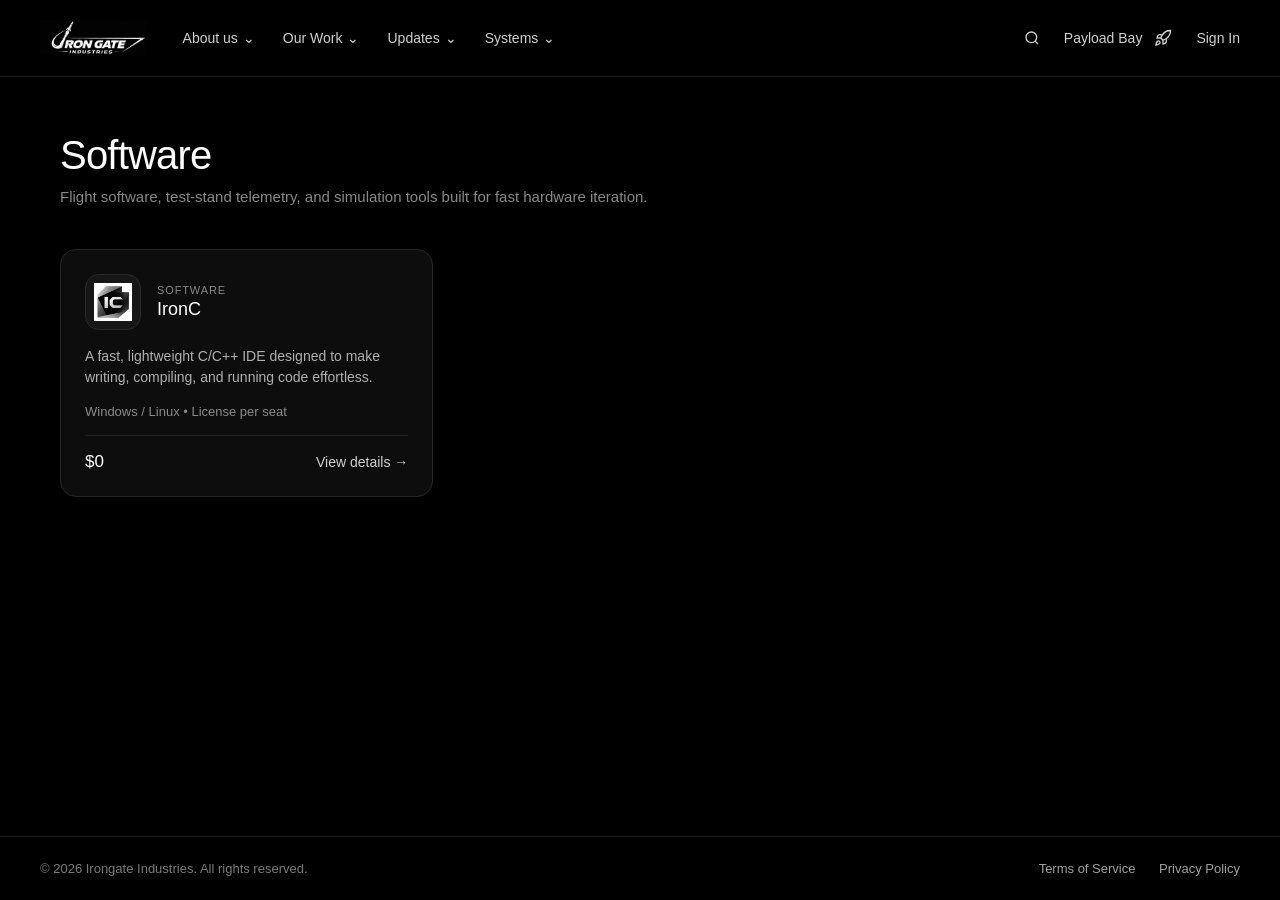
<file: software/index.html>
<!DOCTYPE html>
<html lang="en">
<head>
    <meta charset="UTF-8" />
    <meta name="viewport" content="width=device-width, initial-scale=1.0" />
    <title>Software | Irongate Industries</title>
    <style>
        * { box-sizing: border-box; margin: 0; padding: 0; }

        body {
            background-color: #000000;
            color: #FFFFFF;
            font-family: -apple-system, BlinkMacSystemFont, "Segoe UI", Roboto, Helvetica, Arial, sans-serif;
            min-height: 100vh;
            display: flex;
            flex-direction: column;
        }

        /* --- Top Navigation Bar --- */
        header {
            display: flex;
            align-items: center;
            justify-content: space-between;
            padding: 20px 40px;
            font-size: 14px;
            border-bottom: 1px solid #1C1C1C;
        }
        .nav-left { display: flex; align-items: center; gap: 36px; }
        .logo img { height: 36px; width: auto; display: block; }
        .nav-links { display: flex; align-items: center; gap: 28px; }
        .nav-links a {
            color: #D1D1D1;
            text-decoration: none;
            display: flex;
            align-items: center;
            gap: 5px;
            transition: color 0.2s;
        }
        .nav-links a:hover { color: #FFFFFF; }

        .nav-dropdown { position: relative; display: inline-block; }
        .nav-dropdown-btn {
            background: none;
            border: none;
            color: #D1D1D1;
            font-family: inherit;
            font-size: 14px;
            cursor: pointer;
            display: flex;
            align-items: center;
            gap: 5px;
            padding: 4px 0;
            transition: color 0.2s;
        }
        .nav-dropdown-btn:hover,
        .nav-dropdown.open .nav-dropdown-btn { color: #FFFFFF; }
        .nav-dropdown-btn .chevron { transition: transform 0.2s ease; display: inline-block; }
        .nav-dropdown.open .chevron { transform: rotate(180deg); }
        .dropdown-menu {
            display: none;
            position: absolute;
            top: calc(100% + 12px);
            left: 0;
            min-width: 170px;
            background-color: #111111;
            border: 1px solid #2E2E2E;
            border-radius: 12px;
            padding: 6px;
            box-shadow: 0 12px 28px rgba(0, 0, 0, 0.75);
            z-index: 100;
            flex-direction: column;
            gap: 2px;
        }
        .nav-dropdown.open .dropdown-menu { display: flex; }
        .dropdown-menu a {
            color: #D1D1D1;
            text-decoration: none;
            padding: 10px 14px;
            border-radius: 8px;
            font-size: 14px;
            display: block;
            transition: background-color 0.15s, color 0.15s;
        }
        .dropdown-menu a:hover { background-color: #1F1F1F; color: #FFFFFF; }
        .dropdown-menu a.current { color: #FFFFFF; background-color: #1A1A1A; }

        .nav-right { display: flex; align-items: center; gap: 24px; }
        .nav-right a,
        .icon-btn {
            color: #D1D1D1;
            text-decoration: none;
            background: none;
            border: none;
            cursor: pointer;
            display: flex;
            align-items: center;
            gap: 6px;
            font-size: 14px;
            transition: color 0.2s;
        }
        .nav-right a:hover,
        .icon-btn:hover { color: #FFFFFF; }

        /* --- Custom user menu --- */
        .user-menu { position: relative; }
        .user-btn {
            width: 34px; height: 34px;
            border-radius: 50%;
            background: #1F1F1F;
            border: 1px solid #3A3A3A;
            color: #D1D1D1;
            display: flex; align-items: center; justify-content: center;
            cursor: pointer;
            transition: border-color 0.2s, color 0.2s;
        }
        .user-btn:hover, .user-menu.open .user-btn { border-color: #777; color: #FFF; }
        .user-pop {
            display: none;
            position: absolute;
            right: 0;
            top: calc(100% + 12px);
            width: 290px;
            background: #111111;
            border: 1px solid #2E2E2E;
            border-radius: 14px;
            padding: 14px;
            box-shadow: 0 12px 28px rgba(0, 0, 0, 0.75);
            z-index: 100;
        }
        .user-menu.open .user-pop { display: block; }
        .user-name { font-size: 15px; font-weight: 600; color: #FFF; }
        .user-email { font-size: 13px; color: #9A9A9A; margin-top: 2px; word-break: break-all; }
        .user-divider { height: 1px; background: #2E2E2E; margin: 12px 0; }
        .user-label { font-size: 12px; color: #7A7A7A; margin-bottom: 6px; }
        .user-action {
            width: 100%;
            display: block;
            text-align: left;
            background: none;
            border: none;
            color: #D1D1D1;
            font-family: inherit;
            font-size: 14px;
            padding: 9px 10px;
            border-radius: 8px;
            cursor: pointer;
            transition: background-color 0.15s, color 0.15s;
        }
        .user-action:hover { background: #1F1F1F; color: #FFF; }
        .user-action.primary { background: #FFF; color: #000; font-weight: 600; text-align: center; }
        .user-action.primary:hover { background: #E5E5E5; color: #000; }
        .user-action small { display: block; color: #7A7A7A; font-size: 12px; }

        /* --- Page content --- */
        main {
            flex: 1;
            max-width: 1240px;
            width: 100%;
            margin: 0 auto;
            padding: 56px 40px 80px;
        }

        .page-header { margin-bottom: 40px; }
        .page-header h1 {
            font-size: 40px;
            font-weight: 500;
            letter-spacing: -0.02em;
        }
        .page-subtitle { color: #888888; font-size: 15px; margin-top: 8px; max-width: 620px; line-height: 1.5; }

        /* Software grid */
        .software-grid {
            display: grid;
            grid-template-columns: repeat(auto-fill, minmax(320px, 1fr));
            gap: 20px;
        }

        .software-card {
            background-color: #0D0D0D;
            border: 1px solid #262626;
            border-radius: 16px;
            padding: 24px;
            display: flex;
            flex-direction: column;
            gap: 16px;
            transition: border-color 0.2s, transform 0.15s;
        }
        .software-card:hover { border-color: #3E3E3E; transform: translateY(-2px); }

        .card-top { display: flex; align-items: center; gap: 16px; }
        .card-logo {
            width: 56px;
            height: 56px;
            flex-shrink: 0;
            border-radius: 14px;
            background-color: #161616;
            border: 1px solid #2A2A2A;
            display: flex;
            align-items: center;
            justify-content: center;
            overflow: hidden;
            font-size: 22px;
            font-weight: 600;
            color: #D1D1D1;
        }
        .card-logo img { width: 100%; height: 100%; object-fit: contain; padding: 8px; }
        .card-tag {
            font-size: 11px;
            text-transform: uppercase;
            letter-spacing: 0.08em;
            color: #888888;
        }
        .card-name { font-size: 18px; font-weight: 500; margin-top: 3px; }
        .card-desc { font-size: 14px; color: #B0B0B0; line-height: 1.5; }
        .card-specs { font-size: 13px; color: #8A8A8A; }

        .card-bottom {
            display: flex;
            align-items: center;
            justify-content: space-between;
            gap: 12px;
            margin-top: auto;
            padding-top: 16px;
            border-top: 1px solid #1F1F1F;
        }
        .card-price { font-size: 17px; font-weight: 500; }
        .software-card { color: inherit; text-decoration: none; }
        a.software-card { cursor: pointer; }
        a.software-card:focus-visible { outline: 2px solid #FFFFFF; outline-offset: 4px; }
        .card-link { color: #D1D1D1; font-size: 14px; }
        @media (max-width: 400px) { .software-grid { grid-template-columns: 1fr; } }

        /* Empty state */
        .empty-state {
            background-color: #0D0D0D;
            border: 1px dashed #2E2E2E;
            border-radius: 20px;
            padding: 80px 24px;
            text-align: center;
            display: flex;
            flex-direction: column;
            align-items: center;
            gap: 18px;
        }
        .empty-icon {
            width: 64px;
            height: 64px;
            border-radius: 18px;
            background-color: #141414;
            border: 1px solid #2A2A2A;
            display: flex;
            align-items: center;
            justify-content: center;
            color: #7A7A7A;
        }
        .empty-state h2 { font-size: 24px; font-weight: 500; }
        .empty-state p { color: #888888; font-size: 14px; max-width: 400px; line-height: 1.5; }
        .btn-outline {
            padding: 11px 20px;
            border: 1px solid #3A3A3A;
            border-radius: 12px;
            background-color: #141414;
            color: #FFFFFF;
            text-decoration: none;
            font-size: 14px;
            transition: border-color 0.2s, background-color 0.2s;
        }
        .btn-outline:hover { border-color: #666666; background-color: #1F1F1F; }

        /* Footer */
        footer {
            padding: 24px 40px;
            border-top: 1px solid #1C1C1C;
            display: flex;
            justify-content: space-between;
            align-items: center;
            font-size: 13px;
            color: #7A7A7A;
        }
        footer a { color: #A0A0A0; text-decoration: none; margin-left: 20px; }
        footer a:hover { color: #FFFFFF; }

        @media (max-width: 960px) {
            header { padding: 16px 20px; }
            .nav-links { display: none; }
            main { padding: 36px 20px 60px; }
            .page-header h1 { font-size: 32px; }
            footer { flex-direction: column; gap: 12px; }
        }
    </style>
</head>
<body>

<!-- Top Navigation -->
<header>
    <div class="nav-left">
        <a href="/" class="logo">
            <img src="/public/4b81e99c953d4e4f8fb34dd45ff89a4311.png" alt="Irongate Industries" />
        </a>

        <nav class="nav-links">
            <a href="/public#about">About us <span>&#8964;</span></a>
            <a href="/public#work">Our Work <span>&#8964;</span></a>
            <a href="/public#updates">Updates <span>&#8964;</span></a>

            <div class="nav-dropdown" id="systems-dropdown">
                <button type="button" class="nav-dropdown-btn" id="systems-btn" aria-expanded="false">
                    Systems <span class="chevron">&#8964;</span>
                </button>
                <div class="dropdown-menu">
                    <a href="/software" class="current">Software</a>
                    <a href="/hardware">Hardware</a>
                </div>
            </div>
        </nav>
    </div>

    <div class="nav-right">
        <button class="icon-btn" aria-label="Search" type="button">
            <svg width="16" height="16" viewBox="0 0 24 24" fill="none" stroke="currentColor" stroke-width="2">
                <circle cx="11" cy="11" r="8"></circle>
                <line x1="21" y1="21" x2="16.65" y2="16.65"></line>
            </svg>
        </button>

        <a href="/payload">
            Payload Bay<span id="nav-bay-count"></span>
            <svg width="18" height="18" viewBox="0 0 24 24" fill="none" stroke="currentColor" stroke-width="1.8">
                <path d="M4.5 16.5c-1.5 1.26-2 5-2 5s3.74-.5 5-2c.71-.84.7-2.13-.09-2.91a2.18 2.18 0 0 0-2.91-.09z"/>
                <path d="m12 15-3-3a22 22 0 0 1 2-3.95A12.88 12.88 0 0 1 22 2c0 2.72-.78 7.5-6 11a22.35 22.35 0 0 1-4 2z"/>
                <path d="M9 12H4s.55-3.03 2-4c1.62-1.08 5 0 5 0"/>
                <path d="M12 15v5s3.03-.55 4-2c1.08-1.62 0-5 0-5"/>
            </svg>
        </a>

        <div id="auth-nav-slot">
            <a href="/signin/index.html">Sign In</a>
        </div>
    </div>
</header>

<!-- Main Content -->
<main>
    <div class="page-header">
        <h1>Software</h1>
        <p class="page-subtitle">Flight software, test-stand telemetry, and simulation tools built for fast hardware iteration.</p>
    </div>

    <!-- Cards (or the empty message) are rendered here -->
    <section id="software-container"></section>
</main>

<!-- Footer -->
<footer>
    <span>&copy; 2026 Irongate Industries. All rights reserved.</span>
    <div>
        <a href="/terms.html">Terms of Service</a>
        <a href="/privacy.html">Privacy Policy</a>
    </div>
</footer>

<!-- Clerk needs TWO scripts, both served from your Clerk Frontend API domain -->
<script
        defer
        crossorigin="anonymous"
        src="https://clerk.irongateindustries.com/npm/@clerk/ui@1/dist/ui.browser.js"
        type="text/javascript">
</script>
<script
        defer
        crossorigin="anonymous"
        data-clerk-publishable-key="pk_live_Y2xlcmsuaXJvbmdhdGVpbmR1c3RyaWVzLmNvbSQ"
        src="https://clerk.irongateindustries.com/npm/@clerk/clerk-js@6/dist/clerk.browser.js"
        type="text/javascript">
</script>

<script>
    /* =====================================================================
       SOFTWARE LIST: THIS IS THE ONLY PART YOU EDIT TO ADD SOFTWARE.

       Leave the list empty ( [] ) and the page shows:
         "Sorry, we don't have available software."

       To add a product, copy this whole block and paste it between the
       brackets (put a comma between blocks):

         {
           id: 'ig-sw-mission-control',          // unique, no spaces
           name: 'Irongate Mission Control Suite',
           category: 'Software',                  // small label above the name
           description: 'Real-time test stand telemetry and HIL simulation.',
           specs: 'Windows / Linux • License per seat',   // optional
           logo: '/public/mission-control-logo.png',      // optional (leave '' for a letter)
           price: 600,                             // number, in dollars
            redirect: "/your-page/"                 // destination when card is clicked
         },
       ===================================================================== */
    const SOFTWARE = [
        { id: 'ig-sw-ironc',
        name: 'IronC',
        category: 'Software',
        description: 'A fast, lightweight C/C++ IDE designed to make writing, compiling, and running code effortless.',
        specs: 'Windows / Linux • License per seat',
        logo: '/public/ironc.png',
        redirect: '/software/ironc'
    },

    ];
    /* ===================================================================== */

    // ---- Payload Bay cart (same storage the Payload Bay page uses) ----
    const CART_KEY = 'irongate_payload_bay';

    function getCart() {
        try { return JSON.parse(localStorage.getItem(CART_KEY)) || []; } catch (e) { return []; }
    }

    function updatePayloadBadge() {
        const total = getCart().reduce((sum, item) => sum + (item.qty || 1), 0);
        const badge = document.getElementById('nav-bay-count');
        if (badge) badge.textContent = total > 0 ? ` (${total})` : '';
    }
    window.addEventListener('storage', updatePayloadBadge);
    updatePayloadBadge();



    // ---- Render ----
    const el = (tag, cls, text) => {
        const node = document.createElement(tag);
        if (cls) node.className = cls;
        if (text) node.textContent = text;
        return node;
    };

    function renderSoftware() {
        const container = document.getElementById('software-container');
        container.textContent = '';

        // Empty state
        if (!SOFTWARE.length) {
            const empty = el('div', 'empty-state');

            const icon = el('div', 'empty-icon');
            icon.innerHTML =
                '<svg width="28" height="28" viewBox="0 0 24 24" fill="none" stroke="currentColor" stroke-width="1.6">' +
                '<polyline points="16 18 22 12 16 6"/><polyline points="8 6 2 12 8 18"/></svg>';
            empty.appendChild(icon);

            empty.appendChild(el('h2', '', "Sorry, we don't have available software."));
            empty.appendChild(el('p', '', 'New tools are in development. Check back soon, or explore our hardware in the meantime.'));

            const link = el('a', 'btn-outline', 'Explore Hardware');
            link.href = '/hardware';
            empty.appendChild(link);

            container.appendChild(empty);
            return;
        }

        // Product cards
        const grid = el('div', 'software-grid');

        SOFTWARE.forEach((p) => {
            // Only allow HTTP(S) destinations. Empty links remain inactive.
            let destination = null;
            try {
                if (p.redirect) {
                    const url = new URL(p.redirect, window.location.origin);
                    if (['https:', 'http:'].includes(url.protocol)) destination = url.href;
                }
            } catch (e) { /* Invalid destination: keep card inactive. */ }
            const card = el(destination ? 'a' : 'article', 'software-card');
            if (destination) card.href = destination;

            const top = el('div', 'card-top');
            const logo = el('div', 'card-logo');
            if (p.logo) {
                const img = document.createElement('img');
                img.src = p.logo;
                img.alt = p.name + ' logo';
                logo.appendChild(img);
            } else {
                logo.textContent = (p.name || '?').charAt(0).toUpperCase();
            }
            top.appendChild(logo);

            const titles = el('div');
            titles.appendChild(el('div', 'card-tag', p.category || 'Software'));
            titles.appendChild(el('div', 'card-name', p.name));
            top.appendChild(titles);
            card.appendChild(top);

            if (p.description) card.appendChild(el('p', 'card-desc', p.description));
            if (p.specs) card.appendChild(el('p', 'card-specs', p.specs));

            const bottom = el('div', 'card-bottom');
            bottom.appendChild(el('span', 'card-price', '$' + (Number(p.price) || 0).toLocaleString()));

            bottom.appendChild(el('span', 'card-link', destination ? 'View details →' : 'Coming soon'));

            card.appendChild(bottom);
            grid.appendChild(card);
        });

        container.appendChild(grid);
    }
    renderSoftware();

    // ---- Systems dropdown ----
    (function () {
        const dd = document.getElementById('systems-dropdown');
        const btn = document.getElementById('systems-btn');
        if (!dd || !btn) return;
        btn.addEventListener('click', (e) => {
            e.stopPropagation();
            const open = dd.classList.toggle('open');
            btn.setAttribute('aria-expanded', String(open));
        });
        document.addEventListener('click', (e) => {
            if (!dd.contains(e.target)) {
                dd.classList.remove('open');
                btn.setAttribute('aria-expanded', 'false');
            }
        });
    })();

    // ---- Clerk: swap "Sign In" for the account menu when signed in ----
    window.addEventListener('load', async function () {
        let tries = 0;
        while (!window.Clerk && tries < 50) {
            await new Promise((r) => setTimeout(r, 100));
            tries++;
        }
        if (!window.Clerk) return;

        try {
            await window.Clerk.load({ ui: { ClerkUI: window.__internal_ClerkUICtor } });
        } catch (err) {
            console.error('Clerk failed to load:', err);
            return;
        }

        const user = window.Clerk.user;
        if (!user) return; // keep the plain "Sign In" link

        const email = (user.primaryEmailAddress && user.primaryEmailAddress.emailAddress) || '';
        const name = user.fullName || email;

        // Remember accounts used on this browser (name + email only, never passwords)
        const KEY = 'irongate_known_accounts';
        const readKnown = () => { try { return JSON.parse(localStorage.getItem(KEY)) || []; } catch (e) { return []; } };
        const writeKnown = (list) => { try { localStorage.setItem(KEY, JSON.stringify(list.slice(0, 5))); } catch (e) {} };

        const others = readKnown().filter((a) => a.email && a.email !== email);
        writeKnown([{ email, name }, ...others]);

        const menu = el('div', 'user-menu');

        const btn = el('button', 'user-btn');
        btn.type = 'button';
        btn.setAttribute('aria-label', 'Account menu');
        btn.innerHTML =
            '<svg width="18" height="18" viewBox="0 0 24 24" fill="none" stroke="currentColor" stroke-width="1.8">' +
            '<circle cx="12" cy="8" r="4"/><path d="M4 21c0-4.4 3.6-8 8-8s8 3.6 8 8"/></svg>';

        const pop = el('div', 'user-pop');
        pop.appendChild(el('div', 'user-name', name));
        pop.appendChild(el('div', 'user-email', email));
        pop.appendChild(el('div', 'user-divider'));

        async function switchTo(targetEmail) {
            const url = '/signin/index.html' + (targetEmail ? '?email=' + encodeURIComponent(targetEmail) : '');
            try { await window.Clerk.signOut({ redirectUrl: url }); }
            catch (e) { window.location.href = url; }
        }

        if (others.length) {
            pop.appendChild(el('div', 'user-label', 'Recent accounts'));
            others.forEach((acct) => {
                const row = el('button', 'user-action');
                row.type = 'button';
                row.appendChild(document.createTextNode(acct.name || acct.email));
                row.appendChild(el('small', '', acct.email));
                row.addEventListener('click', () => switchTo(acct.email));
                pop.appendChild(row);
            });
            pop.appendChild(el('div', 'user-divider'));
        }

        const switchBtn = el('button', 'user-action primary', 'Switch account');
        switchBtn.type = 'button';
        switchBtn.addEventListener('click', () => switchTo(''));
        pop.appendChild(switchBtn);

        const outBtn = el('button', 'user-action', 'Sign out');
        outBtn.type = 'button';
        outBtn.style.marginTop = '6px';
        outBtn.addEventListener('click', async () => {
            try { await window.Clerk.signOut({ redirectUrl: '/' }); } catch (e) { window.location.href = '/'; }
        });
        pop.appendChild(outBtn);

        menu.appendChild(btn);
        menu.appendChild(pop);

        const slot = document.getElementById('auth-nav-slot');
        slot.textContent = '';
        slot.appendChild(menu);

        btn.addEventListener('click', (e) => { e.stopPropagation(); menu.classList.toggle('open'); });
        document.addEventListener('click', (e) => { if (!menu.contains(e.target)) menu.classList.remove('open'); });
        document.addEventListener('keydown', (e) => { if (e.key === 'Escape') menu.classList.remove('open'); });
    });
</script>

</body>
</html>
</file>
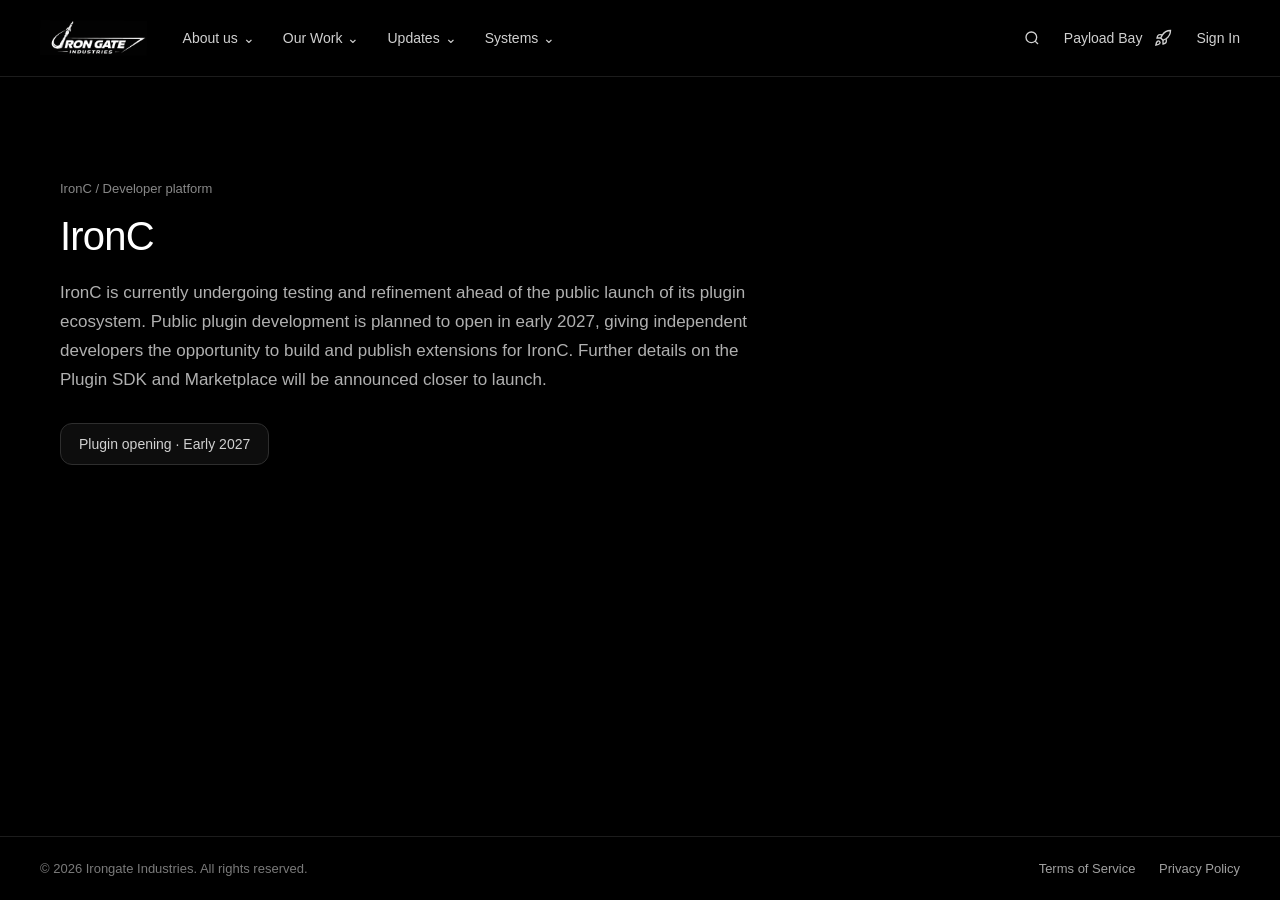
<file: software/ironc/index.html>
<!DOCTYPE html>
<html lang="en">
<head>
    <meta charset="UTF-8" />
    <meta name="viewport" content="width=device-width, initial-scale=1.0" />
    <title>IronC Plugin Development | Irongate Industries</title>
    <style>
        * { box-sizing: border-box; margin: 0; padding: 0; }

        body {
            background-color: #000000;
            color: #FFFFFF;
            font-family: -apple-system, BlinkMacSystemFont, "Segoe UI", Roboto, Helvetica, Arial, sans-serif;
            min-height: 100vh;
            display: flex;
            flex-direction: column;
        }

        /* --- Top Navigation Bar --- */
        header {
            display: flex;
            align-items: center;
            justify-content: space-between;
            padding: 20px 40px;
            font-size: 14px;
            border-bottom: 1px solid #1C1C1C;
        }
        .nav-left { display: flex; align-items: center; gap: 36px; }
        .logo img { height: 36px; width: auto; display: block; }
        .nav-links { display: flex; align-items: center; gap: 28px; }
        .nav-links a {
            color: #D1D1D1;
            text-decoration: none;
            display: flex;
            align-items: center;
            gap: 5px;
            transition: color 0.2s;
        }
        .nav-links a:hover { color: #FFFFFF; }

        .nav-dropdown { position: relative; display: inline-block; }
        .nav-dropdown-btn {
            background: none;
            border: none;
            color: #D1D1D1;
            font-family: inherit;
            font-size: 14px;
            cursor: pointer;
            display: flex;
            align-items: center;
            gap: 5px;
            padding: 4px 0;
            transition: color 0.2s;
        }
        .nav-dropdown-btn:hover,
        .nav-dropdown.open .nav-dropdown-btn { color: #FFFFFF; }
        .nav-dropdown-btn .chevron { transition: transform 0.2s ease; display: inline-block; }
        .nav-dropdown.open .chevron { transform: rotate(180deg); }
        .dropdown-menu {
            display: none;
            position: absolute;
            top: calc(100% + 12px);
            left: 0;
            min-width: 170px;
            background-color: #111111;
            border: 1px solid #2E2E2E;
            border-radius: 12px;
            padding: 6px;
            box-shadow: 0 12px 28px rgba(0, 0, 0, 0.75);
            z-index: 100;
            flex-direction: column;
            gap: 2px;
        }
        .nav-dropdown.open .dropdown-menu { display: flex; }
        .dropdown-menu a {
            color: #D1D1D1;
            text-decoration: none;
            padding: 10px 14px;
            border-radius: 8px;
            font-size: 14px;
            display: block;
            transition: background-color 0.15s, color 0.15s;
        }
        .dropdown-menu a:hover { background-color: #1F1F1F; color: #FFFFFF; }
        .dropdown-menu a.current { color: #FFFFFF; background-color: #1A1A1A; }

        .nav-right { display: flex; align-items: center; gap: 24px; }
        .nav-right a,
        .icon-btn {
            color: #D1D1D1;
            text-decoration: none;
            background: none;
            border: none;
            cursor: pointer;
            display: flex;
            align-items: center;
            gap: 6px;
            font-size: 14px;
            transition: color 0.2s;
        }
        .nav-right a:hover,
        .icon-btn:hover { color: #FFFFFF; }

        /* --- Custom user menu --- */
        .user-menu { position: relative; }
        .user-btn {
            width: 34px; height: 34px;
            border-radius: 50%;
            background: #1F1F1F;
            border: 1px solid #3A3A3A;
            color: #D1D1D1;
            display: flex; align-items: center; justify-content: center;
            cursor: pointer;
            transition: border-color 0.2s, color 0.2s;
        }
        .user-btn:hover, .user-menu.open .user-btn { border-color: #777; color: #FFF; }
        .user-pop {
            display: none;
            position: absolute;
            right: 0;
            top: calc(100% + 12px);
            width: 290px;
            background: #111111;
            border: 1px solid #2E2E2E;
            border-radius: 14px;
            padding: 14px;
            box-shadow: 0 12px 28px rgba(0, 0, 0, 0.75);
            z-index: 100;
        }
        .user-menu.open .user-pop { display: block; }
        .user-name { font-size: 15px; font-weight: 600; color: #FFF; }
        .user-email { font-size: 13px; color: #9A9A9A; margin-top: 2px; word-break: break-all; }
        .user-divider { height: 1px; background: #2E2E2E; margin: 12px 0; }
        .user-label { font-size: 12px; color: #7A7A7A; margin-bottom: 6px; }
        .user-action {
            width: 100%;
            display: block;
            text-align: left;
            background: none;
            border: none;
            color: #D1D1D1;
            font-family: inherit;
            font-size: 14px;
            padding: 9px 10px;
            border-radius: 8px;
            cursor: pointer;
            transition: background-color 0.15s, color 0.15s;
        }
        .user-action:hover { background: #1F1F1F; color: #FFF; }
        .user-action.primary { background: #FFF; color: #000; font-weight: 600; text-align: center; }
        .user-action.primary:hover { background: #E5E5E5; color: #000; }
        .user-action small { display: block; color: #7A7A7A; font-size: 12px; }

        /* --- Page content --- */
        main {
            flex: 1;
            max-width: 1240px;
            width: 100%;
            margin: 0 auto;
            padding: 56px 40px 80px;
        }

        .page-header { margin-bottom: 40px; }
        .page-header h1 {
            font-size: 40px;
            font-weight: 500;
            letter-spacing: -0.02em;
        }
        .page-subtitle { color: #888888; font-size: 15px; margin-top: 8px; max-width: 620px; line-height: 1.5; }

        /* Software grid */
        .software-grid {
            display: grid;
            grid-template-columns: repeat(auto-fill, minmax(320px, 1fr));
            gap: 20px;
        }

        .software-card {
            background-color: #0D0D0D;
            border: 1px solid #262626;
            border-radius: 16px;
            padding: 24px;
            display: flex;
            flex-direction: column;
            gap: 16px;
            transition: border-color 0.2s, transform 0.15s;
        }
        .software-card:hover { border-color: #3E3E3E; transform: translateY(-2px); }

        .card-top { display: flex; align-items: center; gap: 16px; }
        .card-logo {
            width: 56px;
            height: 56px;
            flex-shrink: 0;
            border-radius: 14px;
            background-color: #161616;
            border: 1px solid #2A2A2A;
            display: flex;
            align-items: center;
            justify-content: center;
            overflow: hidden;
            font-size: 22px;
            font-weight: 600;
            color: #D1D1D1;
        }
        .card-logo img { width: 100%; height: 100%; object-fit: contain; padding: 8px; }
        .card-tag {
            font-size: 11px;
            text-transform: uppercase;
            letter-spacing: 0.08em;
            color: #888888;
        }
        .card-name { font-size: 18px; font-weight: 500; margin-top: 3px; }
        .card-desc { font-size: 14px; color: #B0B0B0; line-height: 1.5; }
        .card-specs { font-size: 13px; color: #8A8A8A; }

        .card-bottom {
            display: flex;
            align-items: center;
            justify-content: space-between;
            gap: 12px;
            margin-top: auto;
            padding-top: 16px;
            border-top: 1px solid #1F1F1F;
        }
        .card-price { font-size: 17px; font-weight: 500; }
        .btn-add {
            padding: 10px 18px;
            border: none;
            border-radius: 12px;
            background-color: #FFFFFF;
            color: #000000;
            font-size: 14px;
            font-weight: 600;
            cursor: pointer;
            transition: background-color 0.2s, transform 0.1s;
        }
        .btn-add:hover { background-color: #E5E5E5; }
        .btn-add:active { transform: scale(0.98); }
        .btn-add.added { background-color: #A3E635; }

        /* Empty state */
        .empty-state {
            background-color: #0D0D0D;
            border: 1px dashed #2E2E2E;
            border-radius: 20px;
            padding: 80px 24px;
            text-align: center;
            display: flex;
            flex-direction: column;
            align-items: center;
            gap: 18px;
        }
        .empty-icon {
            width: 64px;
            height: 64px;
            border-radius: 18px;
            background-color: #141414;
            border: 1px solid #2A2A2A;
            display: flex;
            align-items: center;
            justify-content: center;
            color: #7A7A7A;
        }
        .empty-state h2 { font-size: 24px; font-weight: 500; }
        .empty-state p { color: #888888; font-size: 14px; max-width: 400px; line-height: 1.5; }
        .btn-outline {
            padding: 11px 20px;
            border: 1px solid #3A3A3A;
            border-radius: 12px;
            background-color: #141414;
            color: #FFFFFF;
            text-decoration: none;
            font-size: 14px;
            transition: border-color 0.2s, background-color 0.2s;
        }
        .btn-outline:hover { border-color: #666666; background-color: #1F1F1F; }

        /* Footer */
        footer {
            padding: 24px 40px;
            border-top: 1px solid #1C1C1C;
            display: flex;
            justify-content: space-between;
            align-items: center;
            font-size: 13px;
            color: #7A7A7A;
        }
        footer a { color: #A0A0A0; text-decoration: none; margin-left: 20px; }
        footer a:hover { color: #FFFFFF; }

        @media (max-width: 960px) {
            header { padding: 16px 20px; }
            .nav-links { display: none; }
            main { padding: 36px 20px 60px; }
            .page-header h1 { font-size: 32px; }
            footer { flex-direction: column; gap: 12px; }
        }
        .announcement-label { color: #888; font-size: 13px; margin-bottom: 18px; }
        .page-header { margin-top: 48px; margin-bottom: 28px; }
        .page-subtitle { max-width: 720px; color: #B0B0B0; font-size: 17px; line-height: 1.7; margin-top: 20px; }
        .announcement-status { display: inline-block; border: 1px solid #2E2E2E; border-radius: 12px; padding: 12px 18px; color: #D1D1D1; background: #0D0D0D; font-size: 14px; }
    </style>
</head>
<body>

<!-- Top Navigation -->
<header>
    <div class="nav-left">
        <a href="/" class="logo">
            <img src="/public/4b81e99c953d4e4f8fb34dd45ff89a4311.png" alt="Irongate Industries" />
        </a>

        <nav class="nav-links">
            <a href="/public#about">About us <span>&#8964;</span></a>
            <a href="/public#work">Our Work <span>&#8964;</span></a>
            <a href="/public#updates">Updates <span>&#8964;</span></a>

            <div class="nav-dropdown" id="systems-dropdown">
                <button type="button" class="nav-dropdown-btn" id="systems-btn" aria-expanded="false">
                    Systems <span class="chevron">&#8964;</span>
                </button>
                <div class="dropdown-menu">
                    <a href="/software" class="current">Software</a>
                    <a href="/hardware">Hardware</a>
                </div>
            </div>
        </nav>
    </div>

    <div class="nav-right">
        <button class="icon-btn" aria-label="Search" type="button">
            <svg width="16" height="16" viewBox="0 0 24 24" fill="none" stroke="currentColor" stroke-width="2">
                <circle cx="11" cy="11" r="8"></circle>
                <line x1="21" y1="21" x2="16.65" y2="16.65"></line>
            </svg>
        </button>

        <a href="/payload">
            Payload Bay<span id="nav-bay-count"></span>
            <svg width="18" height="18" viewBox="0 0 24 24" fill="none" stroke="currentColor" stroke-width="1.8">
                <path d="M4.5 16.5c-1.5 1.26-2 5-2 5s3.74-.5 5-2c.71-.84.7-2.13-.09-2.91a2.18 2.18 0 0 0-2.91-.09z"/>
                <path d="m12 15-3-3a22 22 0 0 1 2-3.95A12.88 12.88 0 0 1 22 2c0 2.72-.78 7.5-6 11a22.35 22.35 0 0 1-4 2z"/>
                <path d="M9 12H4s.55-3.03 2-4c1.62-1.08 5 0 5 0"/>
                <path d="M12 15v5s3.03-.55 4-2c1.08-1.62 0-5 0-5"/>
            </svg>
        </a>

        <div id="auth-nav-slot">
            <a href="/signin/index.html">Sign In</a>
        </div>
    </div>
</header>

<!-- Main Content -->
<main>
    <div class="page-header">
        <p class="announcement-label">IronC / Developer platform</p>
        <h1 id="announcement-title"></h1>
        <p class="page-subtitle" id="announcement-description"></p>
    </div>
    <div class="announcement-status" id="announcement-status"></div>
</main>

<!-- Footer -->
<footer>
    <span>&copy; 2026 Irongate Industries. All rights reserved.</span>
    <div>
        <a href="/terms.html">Terms of Service</a>
        <a href="/privacy.html">Privacy Policy</a>
    </div>
</footer>

<!-- Clerk needs TWO scripts, both served from your Clerk Frontend API domain -->
<script
        defer
        crossorigin="anonymous"
        src="https://clerk.irongateindustries.com/npm/@clerk/ui@1/dist/ui.browser.js"
        type="text/javascript">
</script>
<script
        defer
        crossorigin="anonymous"
        data-clerk-publishable-key="pk_live_Y2xlcmsuaXJvbmdhdGVpbmR1c3RyaWVzLmNvbSQ"
        src="https://clerk.irongateindustries.com/npm/@clerk/clerk-js@6/dist/clerk.browser.js"
        type="text/javascript">
</script>

<script>
    /* EDIT THIS SECTION TO CHANGE THE ANNOUNCEMENT */
    const ANNOUNCEMENT = {
        title: 'IronC',
        status: 'Plugin opening · Early 2027',
        description: 'IronC is currently undergoing testing and refinement ahead of the public launch of its plugin ecosystem. Public plugin development is planned to open in early 2027, giving independent developers the opportunity to build and publish extensions for IronC. Further details on the Plugin SDK and Marketplace will be announced closer to launch.'
    };
    document.getElementById('announcement-status').textContent = ANNOUNCEMENT.status;
    document.getElementById('announcement-title').textContent = ANNOUNCEMENT.title;
    document.getElementById('announcement-description').textContent = ANNOUNCEMENT.description;

    // ---- Payload Bay badge (read only) ----
    function updatePayloadBadge() {
        try {
            const cart = JSON.parse(localStorage.getItem('irongate_payload_bay')) || [];
            const total = cart.reduce((sum, item) => sum + (item.qty || 1), 0);
            document.getElementById('nav-bay-count').textContent = total > 0 ? ` (${total})` : '';
        } catch (e) {}
    }
    updatePayloadBadge();
    window.addEventListener('storage', updatePayloadBadge);
    const el = (tag, cls, text) => {
        const node = document.createElement(tag);
        if (cls) node.className = cls;
        if (text) node.textContent = text;
        return node;
    };

    // ---- Systems dropdown ----
    (function () {
        const dd = document.getElementById('systems-dropdown');
        const btn = document.getElementById('systems-btn');
        if (!dd || !btn) return;
        btn.addEventListener('click', (e) => {
            e.stopPropagation();
            const open = dd.classList.toggle('open');
            btn.setAttribute('aria-expanded', String(open));
        });
        document.addEventListener('click', (e) => {
            if (!dd.contains(e.target)) {
                dd.classList.remove('open');
                btn.setAttribute('aria-expanded', 'false');
            }
        });
    })();

    // ---- Clerk: swap "Sign In" for the account menu when signed in ----
    window.addEventListener('load', async function () {
        let tries = 0;
        while (!window.Clerk && tries < 50) {
            await new Promise((r) => setTimeout(r, 100));
            tries++;
        }
        if (!window.Clerk) return;

        try {
            await window.Clerk.load({ ui: { ClerkUI: window.__internal_ClerkUICtor } });
        } catch (err) {
            console.error('Clerk failed to load:', err);
            return;
        }

        const user = window.Clerk.user;
        if (!user) return; // keep the plain "Sign In" link

        const email = (user.primaryEmailAddress && user.primaryEmailAddress.emailAddress) || '';
        const name = user.fullName || email;

        // Remember accounts used on this browser (name + email only, never passwords)
        const KEY = 'irongate_known_accounts';
        const readKnown = () => { try { return JSON.parse(localStorage.getItem(KEY)) || []; } catch (e) { return []; } };
        const writeKnown = (list) => { try { localStorage.setItem(KEY, JSON.stringify(list.slice(0, 5))); } catch (e) {} };

        const others = readKnown().filter((a) => a.email && a.email !== email);
        writeKnown([{ email, name }, ...others]);

        const menu = el('div', 'user-menu');

        const btn = el('button', 'user-btn');
        btn.type = 'button';
        btn.setAttribute('aria-label', 'Account menu');
        btn.innerHTML =
            '<svg width="18" height="18" viewBox="0 0 24 24" fill="none" stroke="currentColor" stroke-width="1.8">' +
            '<circle cx="12" cy="8" r="4"/><path d="M4 21c0-4.4 3.6-8 8-8s8 3.6 8 8"/></svg>';

        const pop = el('div', 'user-pop');
        pop.appendChild(el('div', 'user-name', name));
        pop.appendChild(el('div', 'user-email', email));
        pop.appendChild(el('div', 'user-divider'));

        async function switchTo(targetEmail) {
            const url = '/signin/index.html' + (targetEmail ? '?email=' + encodeURIComponent(targetEmail) : '');
            try { await window.Clerk.signOut({ redirectUrl: url }); }
            catch (e) { window.location.href = url; }
        }

        if (others.length) {
            pop.appendChild(el('div', 'user-label', 'Recent accounts'));
            others.forEach((acct) => {
                const row = el('button', 'user-action');
                row.type = 'button';
                row.appendChild(document.createTextNode(acct.name || acct.email));
                row.appendChild(el('small', '', acct.email));
                row.addEventListener('click', () => switchTo(acct.email));
                pop.appendChild(row);
            });
            pop.appendChild(el('div', 'user-divider'));
        }

        const switchBtn = el('button', 'user-action primary', 'Switch account');
        switchBtn.type = 'button';
        switchBtn.addEventListener('click', () => switchTo(''));
        pop.appendChild(switchBtn);

        const outBtn = el('button', 'user-action', 'Sign out');
        outBtn.type = 'button';
        outBtn.style.marginTop = '6px';
        outBtn.addEventListener('click', async () => {
            try { await window.Clerk.signOut({ redirectUrl: '/' }); } catch (e) { window.location.href = '/'; }
        });
        pop.appendChild(outBtn);

        menu.appendChild(btn);
        menu.appendChild(pop);

        const slot = document.getElementById('auth-nav-slot');
        slot.textContent = '';
        slot.appendChild(menu);

        btn.addEventListener('click', (e) => { e.stopPropagation(); menu.classList.toggle('open'); });
        document.addEventListener('click', (e) => { if (!menu.contains(e.target)) menu.classList.remove('open'); });
        document.addEventListener('keydown', (e) => { if (e.key === 'Escape') menu.classList.remove('open'); });
    });
</script>

</body>
</html>
</file>
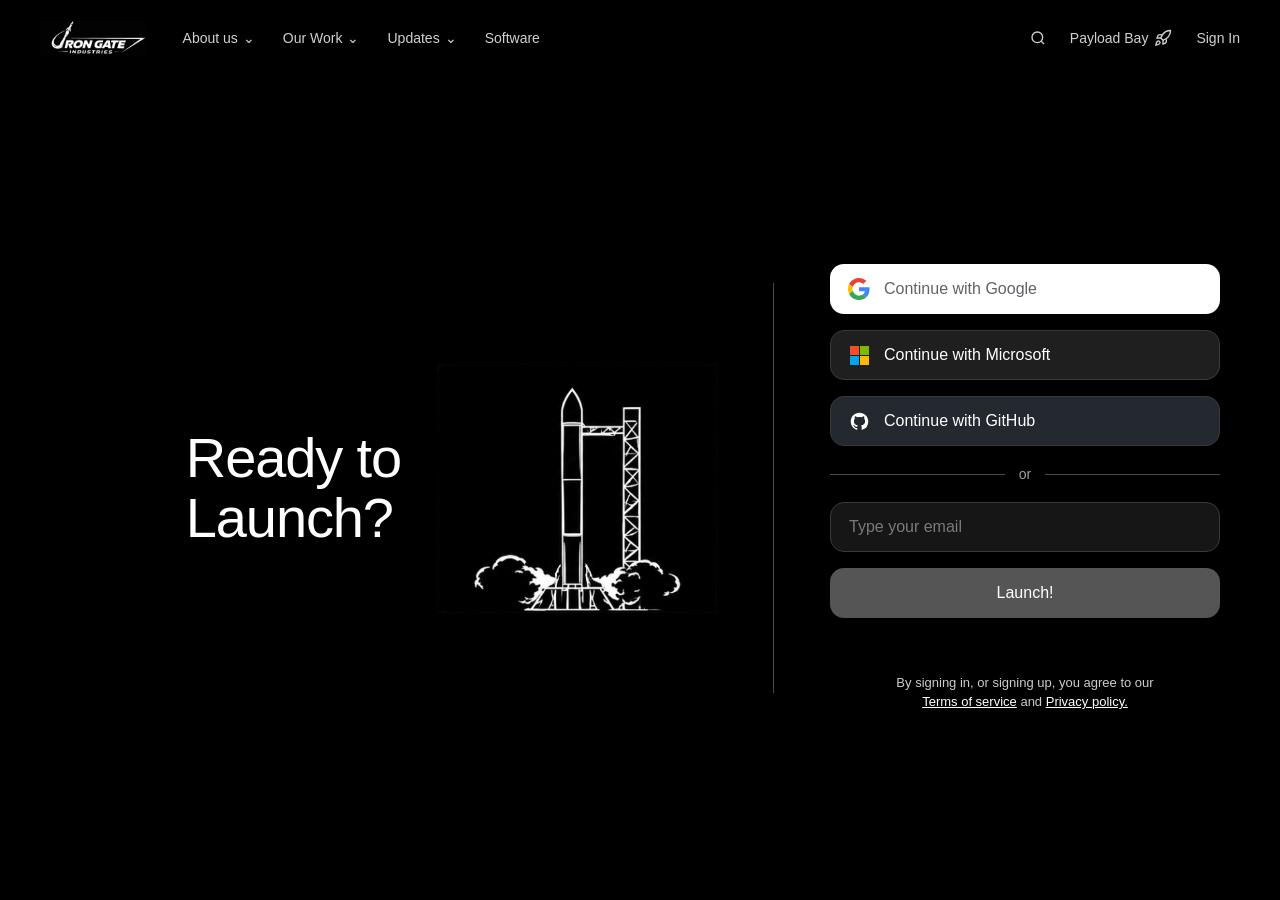
<file: signin/indexsignin.html>
<!DOCTYPE html>
<html lang="en">
<head>
  <meta charset="UTF-8" />
  <meta name="viewport" content="width=device-width, initial-scale=1.0" />
  <title>Sign In | Iron Gate Industries</title>
  <style>
    * {
      box-sizing: border-box;
      margin: 0;
      padding: 0;
    }

    body {
      background-color: #000000;
      color: #FFFFFF;
      font-family: -apple-system, BlinkMacSystemFont, "Segoe UI", Roboto, Helvetica, Arial, sans-serif;
      min-height: 100vh;
      display: flex;
      flex-direction: column;
    }

    /* --- Top Navigation Bar --- */
    header {
      display: flex;
      align-items: center;
      justify-content: space-between;
      padding: 20px 40px;
      font-size: 14px;
    }

    .nav-left {
      display: flex;
      align-items: center;
      gap: 36px;
    }

    .logo img {
      height: 36px;
      width: auto;
      display: block;
    }

    .nav-links {
      display: flex;
      align-items: center;
      gap: 28px;
    }

    .nav-links a {
      color: #D1D1D1;
      text-decoration: none;
      display: flex;
      align-items: center;
      gap: 5px;
      transition: color 0.2s;
    }

    .nav-links a:hover {
      color: #FFFFFF;
    }

    .nav-right {
      display: flex;
      align-items: center;
      gap: 24px;
    }

    .nav-right a,
    .icon-btn {
      color: #D1D1D1;
      text-decoration: none;
      background: none;
      border: none;
      cursor: pointer;
      display: flex;
      align-items: center;
      gap: 6px;
      font-size: 14px;
      transition: color 0.2s;
    }

    .nav-right a:hover,
    .icon-btn:hover {
      color: #FFFFFF;
    }

    /* --- Main Split Layout --- */
    main {
      flex: 1;
      display: flex;
      align-items: center;
      justify-content: center;
      padding: 40px 60px;
      max-width: 1280px;
      width: 100%;
      margin: 0 auto;
      gap: 56px;
    }

    /* Left Hero + Rocket Graphic */
    .hero-section {
      display: flex;
      align-items: center;
      gap: 36px;
      flex: 1;
      justify-content: flex-end;
    }

    .hero-title {
      font-size: 56px;
      font-weight: 500;
      line-height: 1.08;
      letter-spacing: -0.02em;
      white-space: nowrap;
    }

    .rocket-art {
      width: 280px;
      height: auto;
      display: block;
      flex-shrink: 0;
    }

    /* Center Vertical Divider */
    .vertical-divider {
      width: 1px;
      height: 410px;
      background-color: #4A4A4A;
      flex-shrink: 0;
    }

    /* Right Auth Form Column */
    .auth-section {
      width: 100%;
      max-width: 390px;
      display: flex;
      flex-direction: column;
      gap: 16px;
    }

    .auth-btn {
      width: 100%;
      height: 50px;
      border-radius: 14px;
      font-size: 16px;
      font-weight: 500;
      display: flex;
      align-items: center;
      padding: 0 18px;
      cursor: pointer;
      transition: transform 0.1s ease, background-color 0.2s ease, border-color 0.2s ease;
    }

    .auth-btn:active {
      transform: scale(0.99);
    }

    /* Google Button */
    .btn-google {
      background-color: #FFFFFF;
      color: #5F6368;
      border: none;
      gap: 14px;
    }

    .btn-google:hover {
      background-color: #F1F3F4;
    }

    /* Microsoft Button (Official Dark Mode Styling) */
    .btn-microsoft {
      background-color: #1F1F1F;
      color: #FFFFFF;
      border: 1px solid #3A3A3A;
      gap: 14px;
    }

    .btn-microsoft:hover {
      background-color: #2B2B2B;
      border-color: #555555;
    }

    /* GitHub Button (Official Dark Mode Styling) */
    .btn-github {
      background-color: #24292F;
      color: #FFFFFF;
      border: 1px solid #3A3A3A;
      gap: 14px;
    }

    .btn-github:hover {
      background-color: #32383F;
      border-color: #555555;
    }


    /* Horizontal "or" Divider */
    .or-divider {
      display: flex;
      align-items: center;
      gap: 14px;
      color: #A0A0A0;
      font-size: 14px;
      margin: 4px 0;
    }

    .or-divider::before,
    .or-divider::after {
      content: "";
      flex: 1;
      height: 1px;
      background-color: #4A4A4A;
    }

    /* Email Input Box */
    #email-form {
      display: flex;
      flex-direction: column;
      gap: 16px;
    }

    #email-input {
      width: 100%;
      height: 50px;
      background-color: #161616;
      border: 1px solid #3A3A3A;
      border-radius: 14px;
      padding: 0 18px;
      color: #FFFFFF;
      font-size: 16px;
      outline: none;
      transition: border-color 0.2s ease;
    }

    #email-input::placeholder {
      color: #7A7A7A;
      opacity: 1;
    }

    #email-input:focus {
      border-color: #FFFFFF;
    }

    /* Launch Submit Button */
    .btn-launch {
      background-color: #555555;
      color: #FFFFFF;
      border: none;
      justify-content: center;
      font-weight: 500;
    }

    .btn-launch:hover {
      background-color: #686868;
    }

    /* Status / Verification Code Feedback */
    #auth-status {
      font-size: 13px;
      color: #A3E635;
      text-align: center;
      min-height: 18px;
    }

    #auth-status.error {
      color: #F87171;
    }

    /* Legal Footer Text */
    .legal-text {
      font-size: 13px;
      color: #CCCCCC;
      text-align: center;
      line-height: 1.45;
      margin-top: 6px;
    }

    .legal-text a {
      color: #FFFFFF;
      text-decoration: underline;
    }

    /* Responsive Adjustments for Mobile/Tablet */
    @media (max-width: 960px) {
      header {
        padding: 16px 20px;
      }
      .nav-links {
        display: none;
      }
      main {
        flex-direction: column;
        padding: 30px 24px;
        gap: 32px;
      }
      .hero-section {
        flex-direction: column;
        text-align: center;
      }
      .hero-title {
        font-size: 40px;
      }
      .rocket-art {
        width: 210px;
      }
      .vertical-divider {
        width: 100%;
        max-width: 390px;
        height: 1px;
      }
    }
  </style>
</head>
<body>

<!-- Top Navigation -->
<header>
  <div class="nav-left">
    <a href="/public" class="logo">
      <!-- Replace "logo.png" with your actual logo image path -->
      <img src="../public/4b81e99c953d4e4f8fb34dd45ff89a4311.png" alt="Iron Gate Industries" />
    </a>

    <nav class="nav-links">
      <a href="#about">About us <span>&#8964;</span></a>
      <a href="#work">Our Work <span>&#8964;</span></a>
      <a href="#updates">Updates <span>&#8964;</span></a>
      <a href="#software">Software</a>
    </nav>
  </div>

  <div class="nav-right">
    <button class="icon-btn" aria-label="Search">
      <svg width="16" height="16" viewBox="0 0 24 24" fill="none" stroke="currentColor" stroke-width="2">
        <circle cx="11" cy="11" r="8"></circle>
        <line x1="21" y1="21" x2="16.65" y2="16.65"></line>
      </svg>
    </button>

    <a href="#payload-bay">
      Payload Bay
      <!-- Small Rocket Icon -->
      <svg width="18" height="18" viewBox="0 0 24 24" fill="none" stroke="currentColor" stroke-width="1.8">
        <path d="M4.5 16.5c-1.5 1.26-2 5-2 5s3.74-.5 5-2c.71-.84.7-2.13-.09-2.91a2.18 2.18 0 0 0-2.91-.09z"/>
        <path d="m12 15-3-3a22 22 0 0 1 2-3.95A12.88 12.88 0 0 1 22 2c0 2.72-.78 7.5-6 11a22.35 22.35 0 0 1-4 2z"/>
        <path d="M9 12H4s.55-3.03 2-4c1.62-1.08 5 0 5 0"/>
        <path d="M12 15v5s3.03-.55 4-2c1.08-1.62 0-5 0-5"/>
      </svg>
    </a>

    <a href="/sign-in.html">Sign In</a>
  </div>
</header>

<!-- Main Content -->
<main>
  <!-- Left Column: Hero Title + Rocket Image -->
  <section class="hero-section">
    <h1 class="hero-title">Ready to<br>Launch?</h1>
    <!-- Replace "rocket.png" with your actual rocket image path -->
    <img src="../public/Screenshot%202026-11-21%20135954.png" alt="Rocket on launchpad" class="rocket-art" />
  </section>

  <!-- Center Vertical Divider -->
  <div class="vertical-divider"></div>

  <!-- Right Column: Authentication Card -->
  <section class="auth-section">
    <!-- Continue with Google Button -->
    <button id="google-btn" type="button" class="auth-btn btn-google">
      <svg width="22" height="22" viewBox="0 0 48 48">
        <path fill="#EA4335" d="M24 9.5c3.54 0 6.71 1.22 9.21 3.6l6.85-6.85C35.9 2.38 30.47 0 24 0 14.62 0 6.51 5.38 2.56 13.22l7.98 6.19C12.43 13.72 17.74 9.5 24 9.5z"/>
        <path fill="#4285F4" d="M46.98 24.55c0-1.57-.15-3.09-.38-4.55H24v9.02h12.94c-.58 2.96-2.26 5.48-4.78 7.18l7.73 6c4.51-4.18 7.09-10.36 7.09-17.65z"/>
        <path fill="#FBBC05" d="M10.53 28.59c-.48-1.45-.76-2.99-.76-4.59s.27-3.14.76-4.59l-7.98-6.19C.92 16.46 0 20.12 0 24c0 3.88.92 7.54 2.56 10.78l7.97-6.19z"/>
        <path fill="#34A853" d="M24 48c6.48 0 11.93-2.13 15.89-5.81l-7.73-6c-2.15 1.45-4.92 2.3-8.16 2.3-6.26 0-11.57-4.22-13.47-9.91l-7.98 6.19C6.51 42.62 14.62 48 24 48z"/>
      </svg>
      <span>Continue with Google</span>
    </button>

    <!-- Continue with Microsoft Button -->
    <button id="microsoft-btn" type="button" class="auth-btn btn-microsoft">
      <svg width="21" height="21" viewBox="0 0 21 21">
        <rect x="1" y="1" width="9" height="9" fill="#f25022"/>
        <rect x="1" y="11" width="9" height="9" fill="#00a4ef"/>
        <rect x="11" y="1" width="9" height="9" fill="#7fba00"/>
        <rect x="11" y="11" width="9" height="9" fill="#ffb900"/>
      </svg>
      <span>Continue with Microsoft</span>
    </button>

    <!-- Continue with GitHub Button -->
    <button id="github-btn" type="button" class="auth-btn btn-github">
      <svg width="21" height="21" viewBox="0 0 24 24" fill="currentColor">
        <path fill-rule="evenodd" clip-rule="evenodd" d="M12 2C6.477 2 2 6.484 2 12.017c0 4.425 2.865 8.18 6.839 9.504.5.092.682-.217.682-.483 0-.237-.008-.868-.013-1.703-2.782.605-3.369-1.343-3.369-1.343-.454-1.158-1.11-1.466-1.11-1.466-.908-.62.069-.608.069-.608 1.003.07 1.53 1.032 1.53 1.032.892 1.53 2.341 1.088 2.91.832.092-.647.35-1.088.636-1.338-2.22-.253-4.555-1.113-4.555-4.951 0-1.093.39-1.988 1.029-2.688-.103-.253-.446-1.272.098-2.65 0 0 .84-.27 2.75 1.026A9.564 9.564 0 0112 6.844c.85.004 1.705.115 2.504.337 1.909-1.296 2.747-1.027 2.747-1.027.546 1.379.202 2.398.1 2.651.64.7 1.028 1.595 1.028 2.688 0 3.848-2.339 4.695-4.566 4.943.359.309.678.92.678 1.855 0 1.338-.012 2.419-.012 2.747 0 .268.18.58.688.482A10.019 10.019 0 0022 12.017C22 6.484 17.522 2 12 2z"/>
      </svg>
      <span>Continue with GitHub</span>
    </button>


    <!-- Horizontal "or" Divider -->
    <div class="or-divider">or</div>

    <!-- Email Form -->
    <form id="email-form">
      <input
              type="email"
              id="email-input"
              placeholder="Type your email"
              required
              autocomplete="email"
      />
      <button type="submit" id="launch-btn" class="auth-btn btn-launch">
        Launch!
      </button>
    </form>

    <p id="auth-status"></p>

    <p class="legal-text">
      By signing in, or signing up, you agree to our<br>
      <a href="/terms.html">Terms of service</a> and <a href="/privacy.html">Privacy policy.</a>
    </p>
  </section>
</main>

<!-- Clerk JavaScript SDK -->
<script
        defer
        crossorigin="anonymous"
        src="https://clerk.irongateindustries.com/npm/@clerk/ui@1/dist/ui.browser.js"
        type="text/javascript">
</script>

<script
        defer
        crossorigin="anonymous"
        data-clerk-publishable-key="pk_live_Y2xlcmsuaXJvbmdhdGVpbmR1c3RyaWVzLmNvbSQ"
        src="https://clerk.irongateindustries.com/npm/@clerk/clerk-js@6/dist/clerk.browser.js"
        type="text/javascript">
</script>

<script>
  window.addEventListener('DOMContentLoaded', async function () {
    const statusEl = document.getElementById('auth-status');

    // Wait briefly in case the network is still fetching clerk.browser.js
    let attempts = 0;
    while (!window.Clerk && attempts < 40) {
      await new Promise((r) => setTimeout(r, 100));
      attempts++;
    }

    if (!window.Clerk) {
      statusEl.textContent = 'Could not connect to clerk.irongateindustries.com. Check your DNS records in Clerk.';
      statusEl.classList.add('error');
      return;
    }

    await window.Clerk.load();

    if (window.Clerk.user) {
      window.location.href = '/payload-bay.html';
      return;
    }

    const callbackUrl = new URL('sso-callback.html', window.location.href).href;
    const dashboardUrl = new URL('payload-bay.html', window.location.href).href;

    // 1. Continue with Google
    document.getElementById('google-btn').addEventListener('click', () => {
      window.Clerk.client.signIn.authenticateWithRedirect({
        strategy: 'oauth_google',
        redirectUrl: '/sso-callback.html',
        redirectUrlComplete: '/payload-bay.html'
      });
    });

    // 2. Continue with Microsoft
    document.getElementById('microsoft-btn').addEventListener('click', () => {
      window.Clerk.client.signIn.authenticateWithRedirect({
        strategy: 'oauth_microsoft',
        redirectUrl: '/sso-callback.html',
        redirectUrlComplete: '/payload-bay.html'
      });
    });

    // 3. Continue with GitHub
    const githubBtn = document.getElementById('github-btn');
    if (githubBtn) {
      githubBtn.addEventListener('click', () => {
        window.Clerk.client.signIn.authenticateWithRedirect({
          strategy: 'oauth_github',
          redirectUrl: '/sso-callback.html',
          redirectUrlComplete: '/payload-bay.html'
        });
      });
    }

    // 4. Continue with Email ("Launch!" button)
    document.getElementById('email-form').addEventListener('submit', async (e) => {
      e.preventDefault();
      const email = document.getElementById('email-input').value.trim();
      statusEl.classList.remove('error');
      statusEl.textContent = 'Sending verification code to ' + email + '...';

      try {
        const signInAttempt = await window.Clerk.client.signIn.create({
          identifier: email,
        });

        const emailCodeFactor = signInAttempt.supportedFirstFactors.find(
                (factor) => factor.strategy === 'email_code'
        );

        if (emailCodeFactor) {
          await signInAttempt.prepareFirstFactor({
            strategy: 'email_code',
            emailAddressId: emailCodeFactor.emailAddressId,
          });
          statusEl.textContent = 'Check your inbox! We sent a verification code to ' + email + '.';
        }
      } catch (err) {
        try {
          const signUpAttempt = await window.Clerk.client.signUp.create({
            emailAddress: email,
          });
          await signUpAttempt.prepareEmailAddressVerification({ strategy: 'email_code' });
          statusEl.textContent = 'Welcome aboard! Check your inbox for a sign-up verification code.';
        } catch (signUpErr) {
          statusEl.classList.add('error');
          statusEl.textContent = (signUpErr.errors && signUpErr.errors && signUpErr.errors.message) || 'Could not send email. Check Clerk settings.';
        }
      }
    });
  });
</script>
</file>
